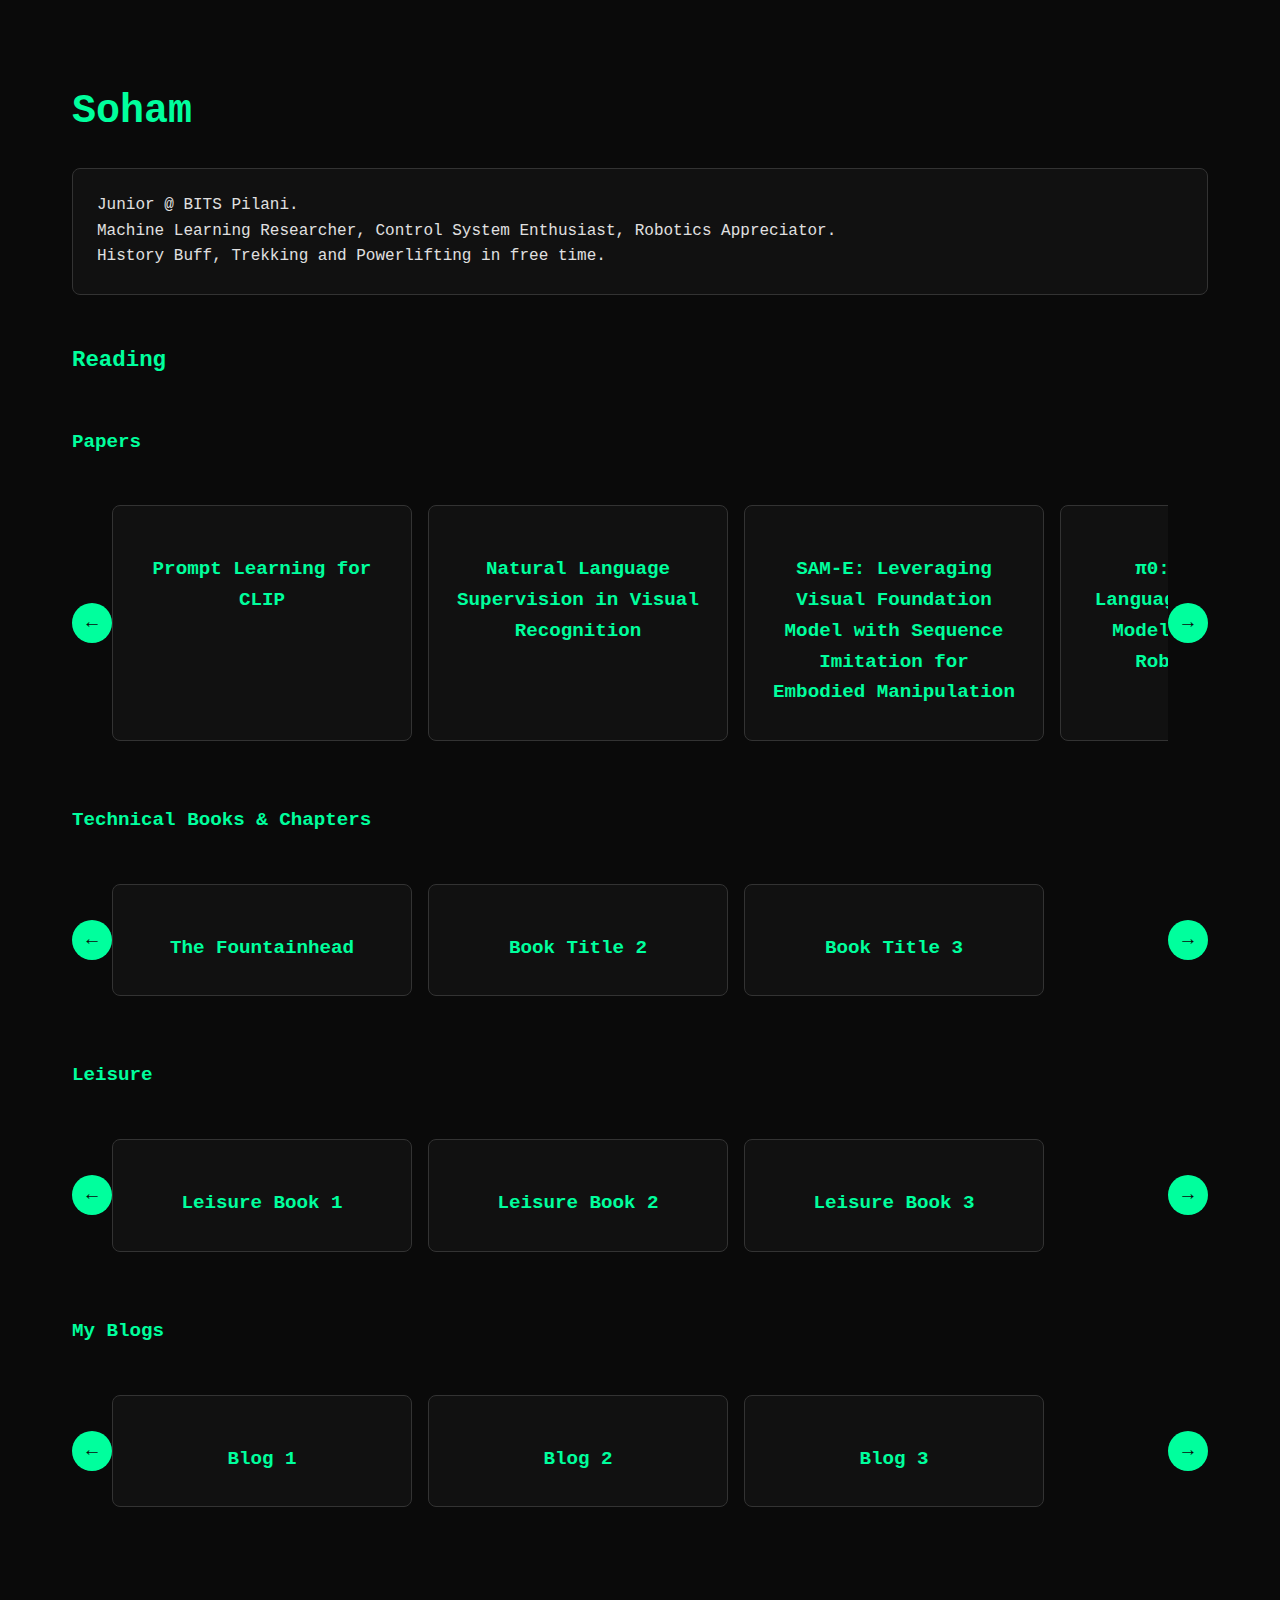
<file: index.html>
<!DOCTYPE html>
<html lang="en">
<head>
    <meta charset="UTF-8">
    <meta name="viewport" content="width=device-width, initial-scale=1.0">
    <title>Soham - Personal Website</title>
    <style>
        /* Previous styles remain the same until horizontal-cards */
        * {
            margin: 0;
            padding: 0;
            box-sizing: border-box;
            font-family: 'Courier New', monospace;
        }

        body {
            background-color: #0a0a0a;
            color: #e0e0e0;
            line-height: 1.6;
        }

        .container {
            max-width: 1200px;
            margin: 0 auto;
            padding: 2rem;
        }

        .section {
            margin: 3rem 0;
        }

        h1 {
            font-size: 2.5rem;
            margin-bottom: 1rem;
            color: #00ff9d;
        }

        h2 {
            color: #00ff9d;
            margin: 2rem 0 1rem 0;
            font-size: 1.4rem;
        }

        h3 {
            color: #00ff9d;
            margin: 1.5rem 0 0.5rem 0;
            font-size: 1.2rem;
        }

        .content-block {
            background-color: #111;
            border: 1px solid #333;
            border-radius: 8px;
            padding: 1.5rem;
            margin: 1.5rem 0;
            text-align: left;
        }

        /* Slider Styles - unified for all sections */
        .slider-container {
            position: relative;
            margin-top: 2rem;
            padding: 0 40px;
        }

        .slider {
            display: flex;
            gap: 1rem;
            overflow-x: auto;
            scroll-behavior: smooth;
            scrollbar-width: none;
            -ms-overflow-style: none;
            padding: 1rem 0;
        }

        .slider::-webkit-scrollbar {
            display: none;
        }

        .card {
            flex: 0 0 300px;
            min-width: 300px;
            background-color: #111;
            border: 1px solid #333;
            border-radius: 8px;
            padding: 1.5rem;
            text-align: center;
        }

        .card h3 a {
            color: #00ff9d;
            text-decoration: none;
        }

        .card h3 a:hover {
            text-decoration: underline;
        }

        .slider-nav-button {
            position: absolute;
            top: 50%;
            transform: translateY(-50%);
            background-color: #00ff9d;
            color: #0a0a0a;
            border: none;
            border-radius: 50%;
            width: 40px;
            height: 40px;
            cursor: pointer;
            font-size: 1.2rem;
            display: flex;
            align-items: center;
            justify-content: center;
            z-index: 10;
        }

        .slider-nav-button:hover {
            background-color: #00cc7d;
        }

        .prev-button {
            left: 0;
        }

        .next-button {
            right: 0;
        }

        @media (max-width: 768px) {
            h1 {
                font-size: 2rem;
            }

            .card {
                min-width: 260px;
            }

            .slider {
                scroll-snap-type: x mandatory;
            }

            .slider .card {
                scroll-snap-align: center;
            }
        }
    </style>
</head>
<body>
    <div class="container">
        <!-- Home Page Content -->
        <section class="section">
            <h1>Soham</h1>
            <div class="content-block">
                <p>
                    Junior @ BITS Pilani.<br>
                    Machine Learning Researcher, Control System Enthusiast, Robotics Appreciator.<br>
                    History Buff, Trekking and Powerlifting in free time.<br>
                </p>
            </div>
        </section>

        <!-- Reading Section -->
        <section class="section" id="reading">
            <h2>Reading</h2>
            
            <!-- Papers Section -->
            <div class="section" id="papers">
                <h3>Papers</h3>
                <div class="slider-container">
                    <button class="slider-nav-button prev-button">←</button>
                    <div class="slider" id="papers-slider">
                        <!-- Papers will be loaded here -->
                    </div>
                    <button class="slider-nav-button next-button">→</button>
                </div>
            </div>

            <!-- Technical Books Section -->
            <div class="section" id="technical-books">
                <h3>Technical Books & Chapters</h3>
                <div class="slider-container">
                    <button class="slider-nav-button prev-button">←</button>
                    <div class="slider" id="books-slider">
                        <!-- Books will be loaded here -->
                    </div>
                    <button class="slider-nav-button next-button">→</button>
                </div>
            </div>

            <!-- Leisure Section -->
            <div class="section" id="leisure">
                <h3>Leisure</h3>
                <div class="slider-container">
                    <button class="slider-nav-button prev-button">←</button>
                    <div class="slider" id="leisure-slider">
                        <!-- Leisure items will be loaded here -->
                    </div>
                    <button class="slider-nav-button next-button">→</button>
                </div>
            </div>

            <!-- Blogs Section -->
            <div class="section" id="blogs">
                <h3>My Blogs</h3>
                <div class="slider-container">
                    <button class="slider-nav-button prev-button">←</button>
                    <div class="slider" id="blogs-slider">
                        <!-- Blogs will be loaded here -->
                    </div>
                    <button class="slider-nav-button next-button">→</button>
                </div>
            </div>
        </section>
    </div>

    <script>
        // Data for all sections
        const data = {
            papers: [
            {
                    title: "Prompt Learning for CLIP",
                    link: "papers/paper_4.html",
                },
                {
                    title: "Natural Language Supervision in Visual Recognition",
                    link: "papers/paper_5.html",
                },
                {
                    title: "SAM-E: Leveraging Visual Foundation Model with Sequence Imitation for Embodied Manipulation",
                    link: "papers/paper_1.html",
                },
                {
                    title: "π0: A Vision-Language-Action Flow Model for General Robot Control",
                    link: "papers/paper_2.html",
                },
                {
                    title: "PaliGemma: A versatile 3B VLM for transfer",
                    link: "papers/paper_3.html",
                },

            ],
            books: [
                {
                    title: "The Fountainhead",
                    link: "book-link",
                },
                {
                    title: "Book Title 2",
                    link: "book-link",
                },
                {
                    title: "Book Title 3",
                    link: "book-link",
                }
            ],
            leisure: [
                {
                    title: "Leisure Book 1",
                    link: "book-link",
                },
                {
                    title: "Leisure Book 2",
                    link: "book-link",
                },
                {
                    title: "Leisure Book 3",
                    link: "book-link",
                }
            ],
            blogs: [
                {
                    title: "Blog 1",
                    link: "blogs/blog_1.html",
                },
                {
                    title: "Blog 2",
                    link: "blog-link",
                },
                {
                    title: "Blog 3",
                    link: "blog-link",
                }
            ]
        };

        // Function to load items into a slider
        function loadItems(items, sliderId) {
            const slider = document.getElementById(sliderId);
            
            items.forEach(item => {
                const card = document.createElement('div');
                card.className = 'card';
                card.innerHTML = `
                    <h3><a href="${item.link}">${item.title}</a></h3>
                `;
                slider.appendChild(card);
            });
        }

        // Function to initialize slider navigation
        function initializeSliderNav(container) {
            const slider = container.querySelector('.slider');
            const prevButton = container.querySelector('.prev-button');
            const nextButton = container.querySelector('.next-button');
            const scrollAmount = 320; // Card width + gap

            prevButton.addEventListener('click', () => {
                slider.scrollBy({
                    left: -scrollAmount,
                    behavior: 'smooth'
                });
            });

            nextButton.addEventListener('click', () => {
                slider.scrollBy({
                    left: scrollAmount,
                    behavior: 'smooth'
                });
            });
        }

        // Initialize all sliders when the page loads
        document.addEventListener('DOMContentLoaded', () => {
            // Load content for each section
            loadItems(data.papers, 'papers-slider');
            loadItems(data.books, 'books-slider');
            loadItems(data.leisure, 'leisure-slider');
            loadItems(data.blogs, 'blogs-slider');

            // Initialize navigation for all sliders
            document.querySelectorAll('.slider-container').forEach(container => {
                initializeSliderNav(container);
            });
        });
    </script>
</body>
</html>
</file>
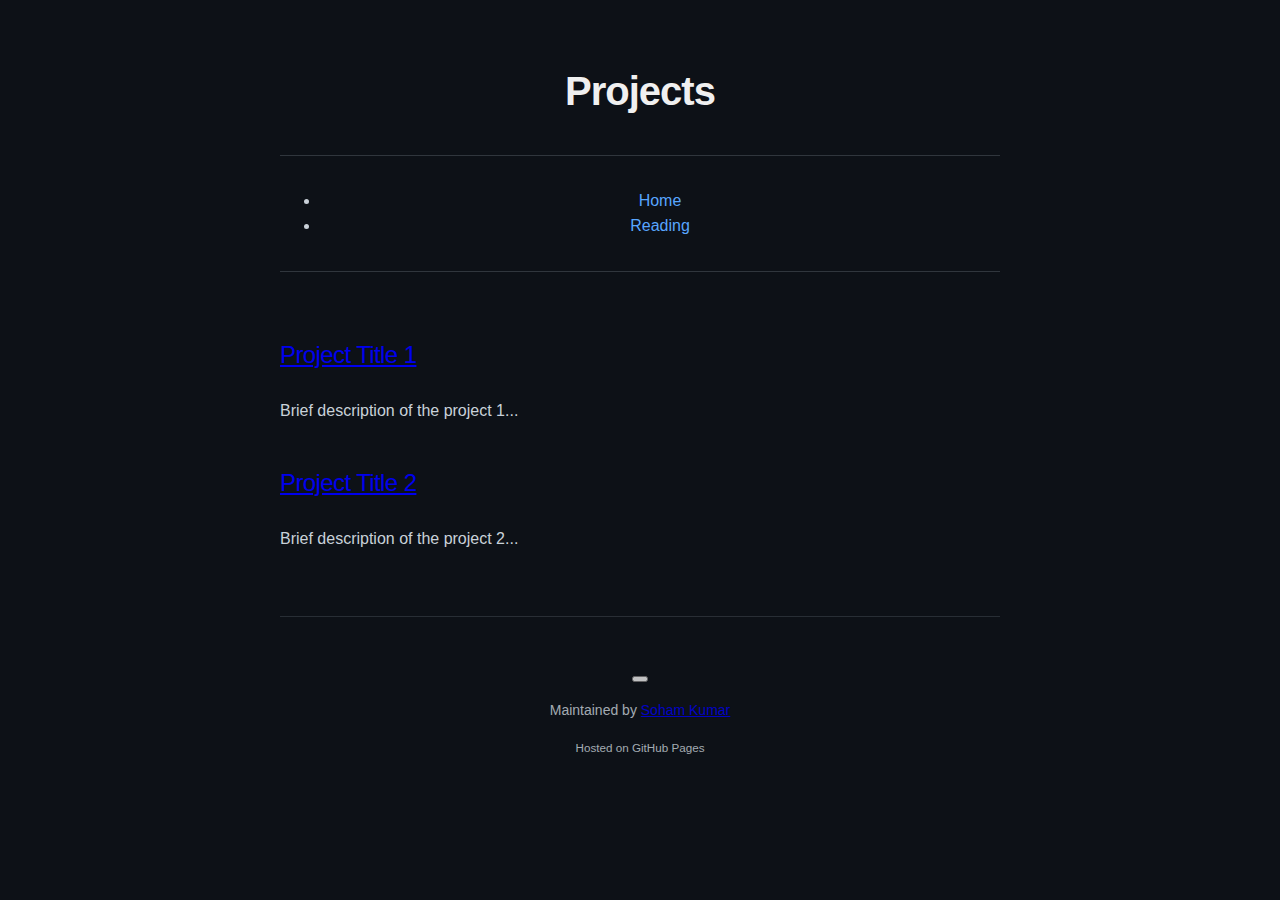
<file: projects.html>
<!DOCTYPE html>
<html lang="en">

<head>
    <meta charset="UTF-8">
    <meta name="viewport" content="width=device-width, initial-scale=1.0">
    <title>Projects - Soham</title>
    <link rel="stylesheet" href="styles/main.css">
    <link rel="stylesheet" href="https://fonts.googleapis.com/css2?family=Material+Symbols+Sharp:opsz,wght,FILL,GRAD@48,400,1,0" />
    <script src="scripts/theme.js"></script>
</head>

<body>
    <div class="wrapper">
        <header>
            <h1>Projects</h1>
             <nav>
                <ul>
                    <li><a href="index.html">Home</a></li>
                    <li><a href="reading.html">Reading</a></li>
                </ul>
            </nav>
        </header>

        <section>
            <div class="section">
                <h2><a href="#">Project Title 1</a></h2>
                <p>Brief description of the project 1...</p>
            </div>

            <div class="section">
                <h2><a href="#">Project Title 2</a></h2>
                <p>Brief description of the project 2...</p>
            </div>

            <!-- Repeat for more projects -->
        </section>

        <footer>
            <p><button class="material-symbols-sharp" id="theme-toggle" title="Toggle dark mode"
                    onclick="toggleDarkMode()"></button></p>
            <p>Maintained by <a href="https://github.com/your-github-username">Soham Kumar</a></p>
            <p><small>Hosted on GitHub Pages</small></p>
        </footer>
    </div>
     <script src="scripts/scale.fix.js"></script>
     <script>
        // Set initial theme based on system preference or local storage
        if (window.matchMedia && window.matchMedia('(prefers-color-scheme: dark)').matches && !isDarkMode()) {
            toggleDarkMode(); // Enable dark mode if system prefers dark and not already set
        } else if (isDarkMode()) {
            document.documentElement.classList.add('theme-dark'); // Ensure dark mode is applied if stored in local storage
        }
        updateThemeButtonIcon(); // Set initial icon
    </script>
</body>

</html>
</file>
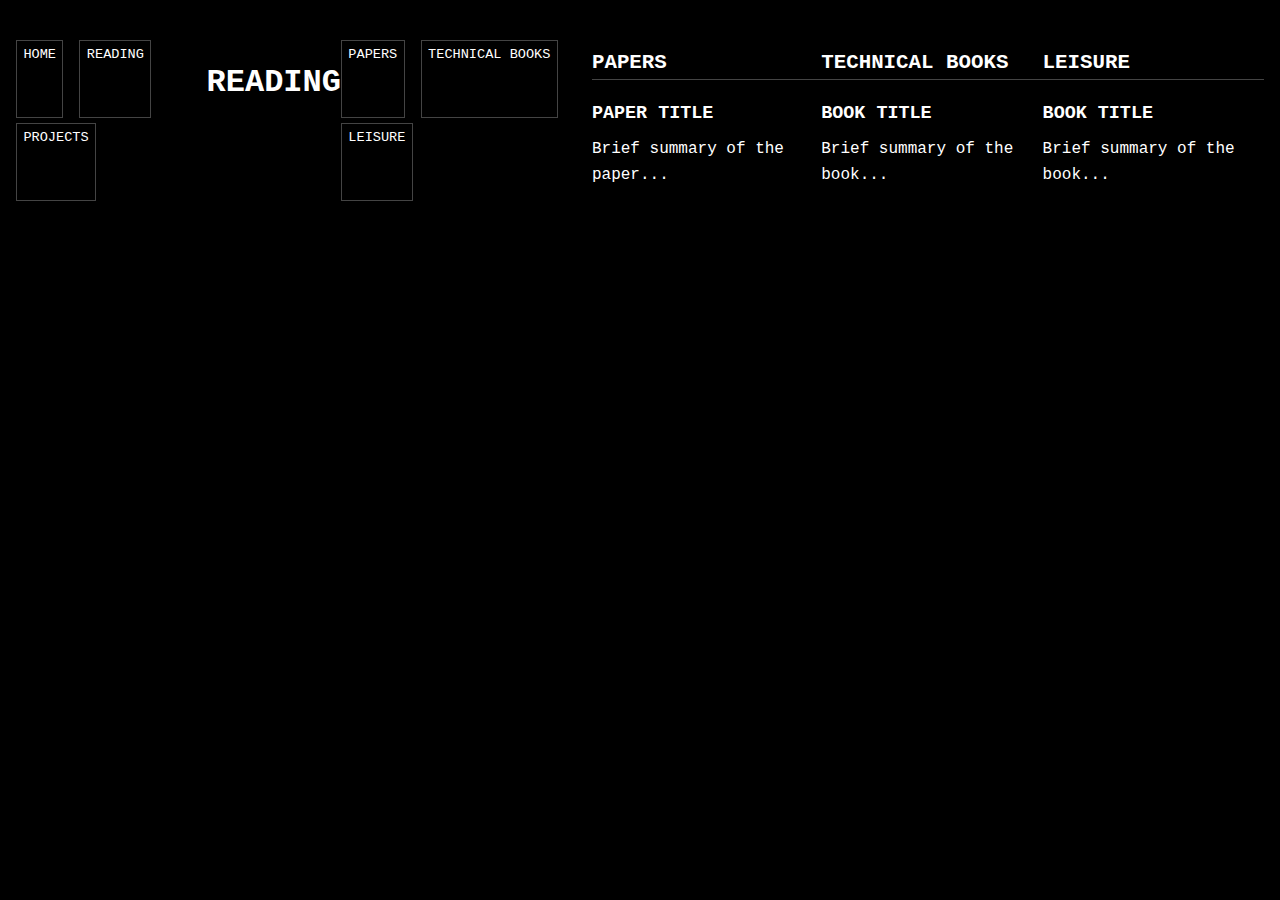
<file: reading.html>
<!DOCTYPE html>
<html lang="en">
<head>
    <meta charset="UTF-8">
    <meta name="viewport" content="width=device-width, initial-scale=1.0">
    <title>Reading - Your Name</title>
    <link rel="stylesheet" href="style.css">
</head>
<body>
    <nav>
        <a href="index.html">Home</a>
        <a href="reading.html">Reading</a>
        <a href="projects.html">Projects</a>
    </nav>

    <h1>Reading</h1>
    <nav>
        <a href="#papers">Papers</a>
        <a href="#technical-books">Technical Books</a>
        <a href="#leisure">Leisure</a>
    </nav>

    <div id="papers" class="section">
        <h2>Papers</h2>
        <h3><a href="paper-link">Paper Title</a></h3>
        <p>Brief summary of the paper...</p>
        <!-- Repeat for more papers -->
    </div>

    <div id="technical-books" class="section">
        <h2>Technical Books</h2>
        <h3><a href="book-link">Book Title</a></h3>
        <p>Brief summary of the book...</p>
        <!-- Repeat for more books -->
    </div>

    <div id="leisure" class="section">
        <h2>Leisure</h2>
        <h3><a href="book-link">Book Title</a></h3>
        <p>Brief summary of the book...</p>
        <!-- Repeat for more books -->
    </div>
</body>
</html>
</file>
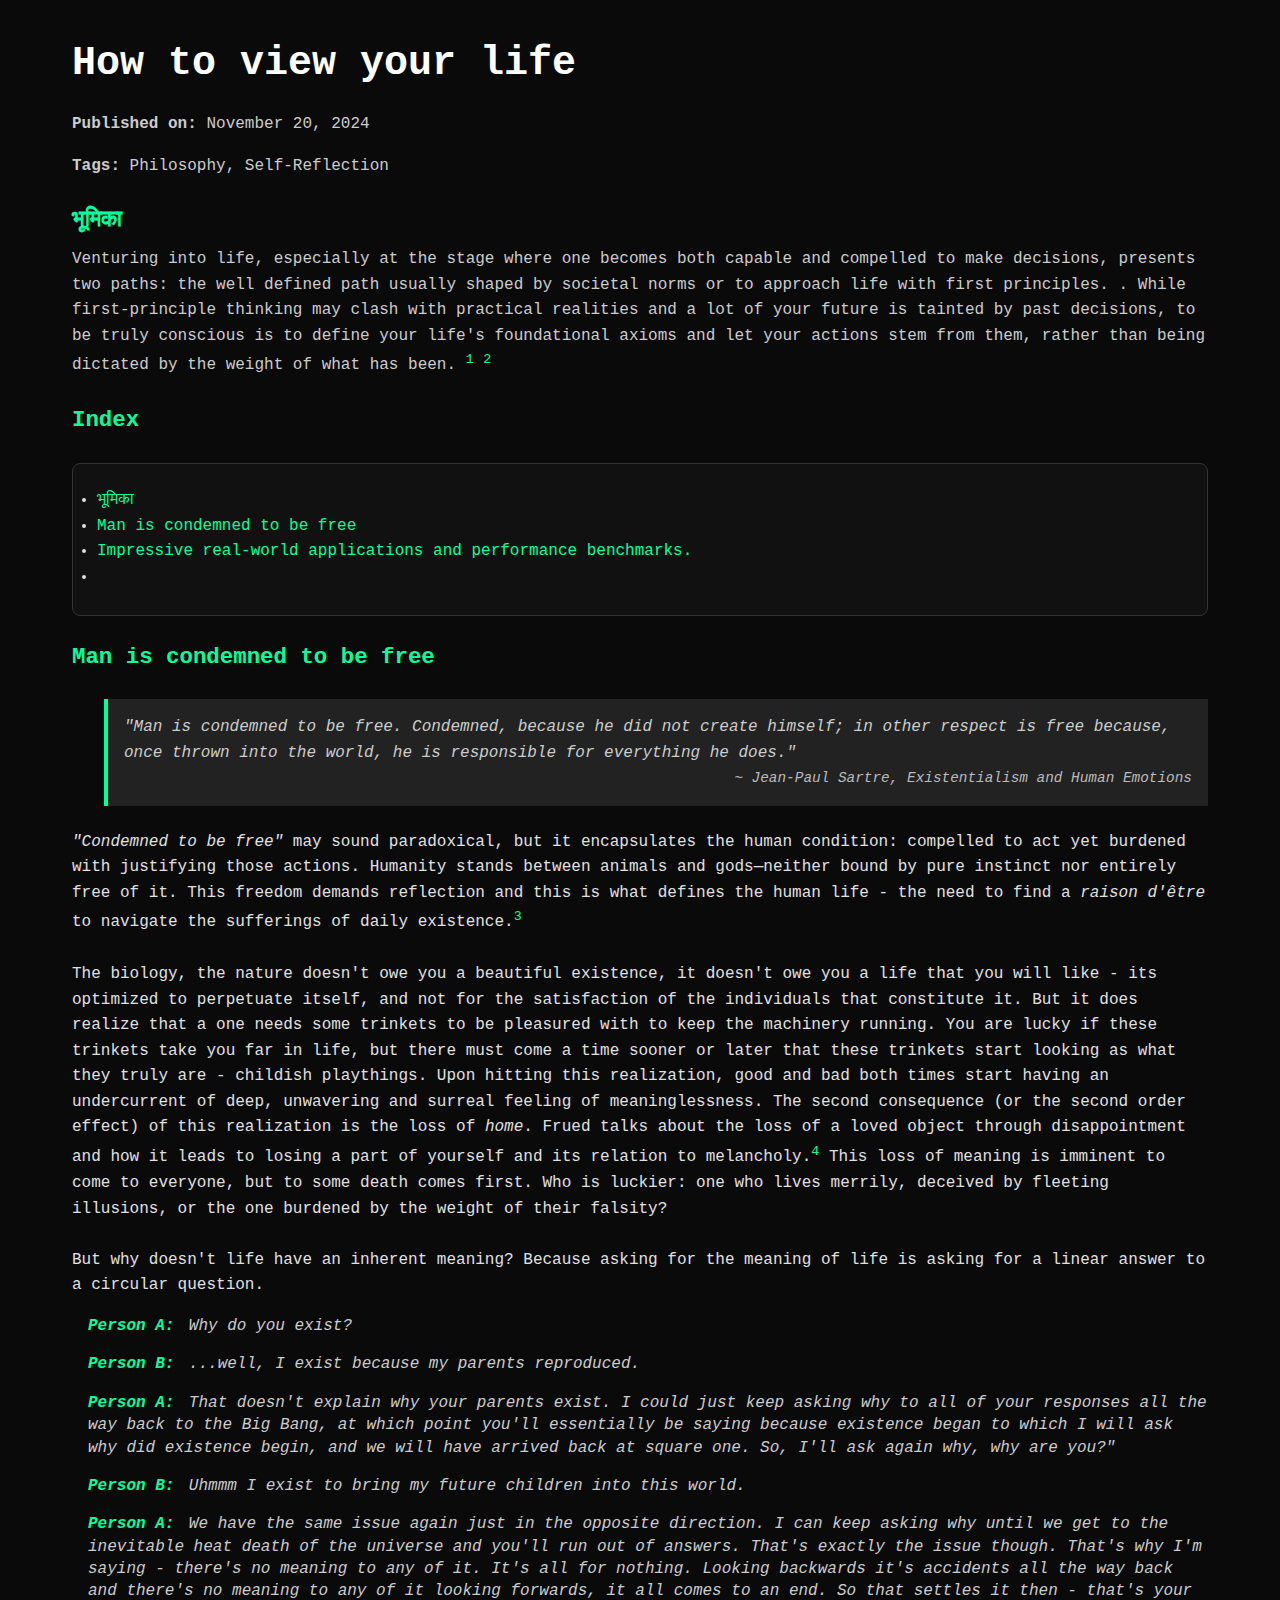
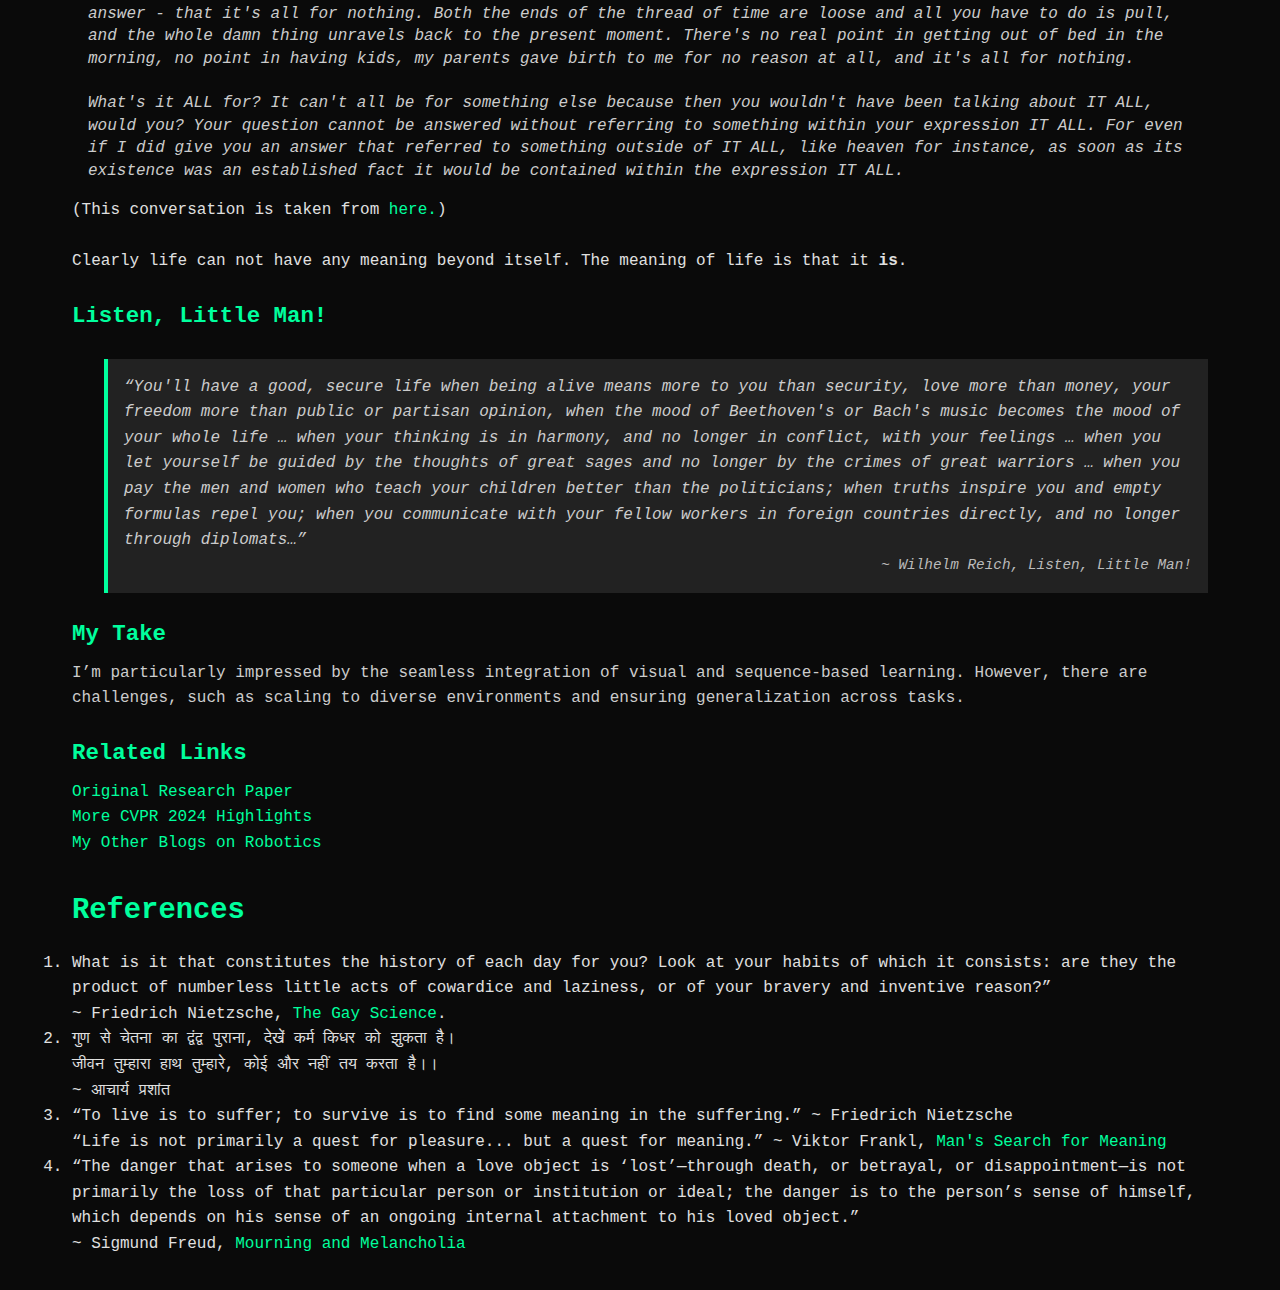
<file: blogs/blog_1.html>
<!DOCTYPE html>
<html lang="en">
<head>
    <meta charset="UTF-8">
    <meta name="viewport" content="width=device-width, initial-scale=1.0">
    <title>Blog Post - Soham</title>
    <style>
        * {
            margin: 0;
            padding: 0;
            box-sizing: border-box;
            font-family: 'Courier New', monospace;
        }

        body {
            background-color: #0a0a0a;
            color: #e0e0e0;
            line-height: 1.6;
        }

        .container {
            max-width: 1200px;
            margin: 0 auto;
            padding: 2rem;
        }

        h1, h2, h3 {
            color: #00ff9d;
        }

        h1 {
            font-size: 2.5rem;
            margin-bottom: 1rem;
        }

        h2 {
            font-size: 1.8rem;
            margin-top: 2rem;
            margin-bottom: 1rem;
        }

        h3 {
            font-size: 1.4rem;
            margin-top: 1.5rem;
            margin-bottom: 0.5rem;
        }

        p {
            margin-bottom: 1rem;
            color: #ccc;
        }

        .content-block {
            background-color: #111;
            border: 1px solid #333;
            border-radius: 8px;
            padding: 1.5rem;
            margin: 1.5rem 0;
        }

        a {
            color: #00ff9d;
            text-decoration: none;
        }

        a:hover {
            text-decoration: underline;
        }

        blockquote {
            background-color: #222;
            border-left: 4px solid #00ff9d;
            padding: 1rem;
            margin: 1.5rem 0;
            font-style: italic;
            color: #ccc;
            margin-left: 2rem; /* Add left margin for indentation */
        }

        blockquote footer {
            text-align: right;
            font-size: 0.9rem;
            color: #bbb;
        }

        .dialogue-block {
            padding-left: 1rem;
            margin: 1rem 0;
            /* border-left: 2px solid #00ff9d; */
            color: #ccc;
            font-style: italic;
            line-height: 1.4;
        }

        .dialogue-speaker {
            font-weight: bold;
            color: #00ff9d;
            display: inline;
            margin-right: 0.3rem;
        }


        @media (max-width: 768px) {
            h1 {
                font-size: 2rem;
            }
        }
    </style>
</head>
<body>
    <div class="container">
        <!-- Blog Title -->
        <section>
            <h1><span style="color: #fff;">How to view your life</span></h1>
            <!-- <p><strong>Author:</strong> Soham</p> -->
            <p><strong>Published on:</strong> November 20, 2024</p>
            <p><strong>Tags:</strong> Philosophy, Self-Reflection</p>
        </section>

        <!-- Introduction -->
        <section id="introduction">
            <h3>भूमिका</h3>
            <p>
                Venturing into life, especially at the stage where one becomes both capable and compelled to make decisions, presents two paths: the well defined
                path usually shaped by societal norms or to approach life with first principles. . While first-principle thinking may clash with practical realities
                and a lot of your future is tainted by past decisions, to be truly conscious is to define your life's foundational axioms and let your actions stem
                from them, rather than being dictated by the weight of what has been. <sup><a href="#ref1">1</a></sup> <sup><a href="#ref2">2</a></sup>
            </p>
        </section>

        <!-- Index -->
        <section>
            <h3>Index</h3>
            <div class="content-block">
                <ul>
                    <li><a href="#introduction">भूमिका</a></li>
                    <li><a href="#para-1">Man is condemned to be free</a></li>
                    <li><a href="#real-world-impacts">Impressive real-world applications and performance benchmarks.</a></li>
                    <li><a href="#references"></a></li>
                </ul>
            </div>
        </section>
        

        <!-- Paragraph 1 -->
        <section id="para-1">
            <h3>Man is condemned to be free</h3>
            <p>
                <blockquote>
                    "Man is condemned to be free. Condemned, because he did not create himself; in other respect is free because, once thrown into the world, he is responsible for everything he does." 
                    <footer>~  Jean-Paul Sartre, Existentialism and Human Emotions</footer>
                </blockquote>

                <i>"Condemned to be free"</i> may sound paradoxical, but it encapsulates the human condition: compelled to act yet burdened with justifying those actions.
                Humanity stands between animals and gods—neither bound by pure instinct nor entirely free of it. This freedom demands reflection and this is what defines the
                human life - the need to find a <i>raison d'être</i> to navigate the sufferings of daily existence.<sup><a href="#ref3">3</a></sup></br></br>

                The biology, the nature doesn't owe you a beautiful existence, it doesn't owe you a life that you will like - its optimized to perpetuate itself, and not for the
                satisfaction of the individuals that constitute it. But it does realize that a one needs some trinkets to be pleasured with to keep the machinery running. You are lucky
                if these trinkets take you far in life, but there must come a time sooner or later that these trinkets start looking as what they truly are - childish playthings. Upon
                hitting this realization, good and bad both times start having an undercurrent of deep, unwavering and surreal feeling of meaninglessness. The second consequence (or the
                second order effect) of this realization is the loss of <i>home</i>. Frued talks about the loss of a loved object through disappointment and how it leads to losing a part
                of yourself and its relation to melancholy.<sup><a href="#ref4">4</a></sup> This loss of meaning is imminent to come to everyone, but to some death comes first. Who is luckier:
                one who lives merrily, deceived by fleeting illusions, or the one burdened by the weight of their falsity?</br></br>

                But why doesn't life have an inherent meaning? Because asking for the meaning of life is asking for a linear answer to a circular question.</br>

            </p>
                <!-- Dialogue Block -->
                <div class="dialogue-block">
                    <p><span class="dialogue-speaker">Person A:</span> Why do you exist?</p>
                    <p><span class="dialogue-speaker">Person B:</span> ...well, I exist because my parents reproduced.</p>
                    <p><span class="dialogue-speaker">Person A:</span> That doesn't explain why your parents exist. I could just keep asking why to all of your responses all the way back to the Big Bang,
                        at which point you'll essentially be saying because existence began to which I will ask why did existence begin, and we will have arrived back at square one. So, I'll ask again why,
                        why are you?"</p>
                    <p><span class="dialogue-speaker">Person B:</span> Uhmmm I exist to bring my future children into this world.</p>
                    <p><span class="dialogue-speaker">Person A:</span> We have the same issue again just in the opposite direction. I can keep asking why until we get to the inevitable heat death of the universe
                        and you'll run out of answers. That's exactly the issue though. That's why I'm saying - there's no meaning to any of it. It's all for nothing. Looking backwards it's accidents all the way back and
                        there's no meaning to any of it looking forwards, it all comes to an end. So that settles it then - that's your answer - that it's all for nothing. Both the ends of the thread
                        of time are loose and all you have to do is pull, and the whole damn thing unravels back to the present moment. There's no real point in getting out of bed in the morning,
                        no point in having kids, my parents gave birth to me for no reason at all, and it's all for nothing.</br></br>
                        What's it <i>ALL</i> for? It can't all be for something else because then you wouldn't have been talking about IT ALL, would you? Your question cannot be answered without referring to
                        something within your expression IT ALL. For even if I did give you an answer that referred to something outside of IT ALL, like heaven for instance, as soon as its existence was an
                        established fact it would be contained within the expression IT ALL.</p>
                </div>
            (This conversation is taken from <a href="https://youtu.be/UGwLUcqBzd8?si=6cJG0BEILTaL6AkY" target="_blank">here.</a>)<br><br>

            Clearly life can not have any meaning beyond itself. The meaning of life is that it <b>is</b>. 
        </section>


        <!-- Paragraph 2 -->
        <section>
            <h3>Listen, Little Man!</h3>
            <p>
                <blockquote>
                    “You'll have a good, secure life when being alive means more to you than security, love more than money, your freedom more than public or partisan opinion, when the mood of Beethoven's or
                    Bach's music becomes the mood of your whole life … when your thinking is in harmony, and no longer in conflict, with your feelings … when you let yourself be guided by the thoughts of great
                    sages and no longer by the crimes of great warriors … when you pay the men and women who teach your children better than the politicians; when truths inspire you and empty formulas repel you;
                    when you communicate with your fellow workers in foreign countries directly, and no longer through diplomats…” 
                    <footer>~  Wilhelm Reich, Listen, Little Man!</footer>
                </blockquote>
                
            </p>
        </section>

        <!-- My Take -->
        <section>
            <h3>My Take</h3>
            <p>
                I’m particularly impressed by the seamless integration of visual and sequence-based learning. 
                However, there are challenges, such as scaling to diverse environments and ensuring generalization across tasks.
            </p>
        </section>

        <!-- Related Readings -->
        <section>
            <h3>Related Links</h3>
            <p>
                <a href="papers_pdf/SAM-E.pdf">Original Research Paper</a><br>
                <a href="#">More CVPR 2024 Highlights</a><br>
                <a href="#">My Other Blogs on Robotics</a>
            </p>
        </section>

        <section id="references">
            <h2>References</h2>
            <ol>
                <li id="ref1">
                    What is it that constitutes the history of each day for you? Look at your habits of which it consists: are they the product of numberless little acts of cowardice
                    and laziness, or of your bravery and inventive reason?” </br> ~ Friedrich Nietzsche, 
                    <a href="http://nietzsche.holtof.com/reader/friedrich-nietzsche/the-gay-science/aphorism-308-quote_c1773d196.html" target="_blank">The Gay Science</a>.
                </li>
                <li id="ref2">
                    गुण से चेतना का द्वंद्व पुराना, देखें कर्म किधर को झुकता है। </br>
                    जीवन तुम्हारा हाथ तुम्हारे, कोई और नहीं तय करता है।। </br>
                    ~ आचार्य प्रशांत
                </li>
                <li id="ref3">
                    “To live is to suffer; to survive is to find some meaning in the suffering.” ~ Friedrich Nietzsche</br>
                    “Life is not primarily a quest for pleasure... but a quest for meaning.” ~ Viktor Frankl, <a href="https://en.wikipedia.org/wiki/Man%27s_Search_for_Meaning" target="_blank"> Man's Search for Meaning</a>
                </li>
                <li id="ref4">
                    “The danger that arises to someone when a love object is ‘lost’—through death, or betrayal, or disappointment—is not primarily the loss of that particular person or institution or ideal; the danger is to the person’s sense of himself, which depends on his sense of an ongoing internal attachment to his loved object.”</br>
                    ~ Sigmund Freud, <a href="https://www.sas.upenn.edu/~cavitch/pdf-library/Freud_MourningAndMelancholia.pdf" target="_blank"> Mourning and Melancholia </a>
                </li>
                
            </ol>
        </section>
        
    </div>

    
    
</body>
</html>

















<!-- 
broad outline
1. introduction
2. explaining how meaninglessness comes and justifying life is inherently meaningless
3. life as a mission to evade pettiness
    pettiness - dancing to the trinkets + wilhelm reich on pettiness
    evasion of pettiness - makes one embrace the freedom
    dvandva nhi jinke jeevan me, vo bade abhage honge
    
4. life as a misison to create

5. the two things beautiful in life - the embodiments of order and chaos -->
</file>
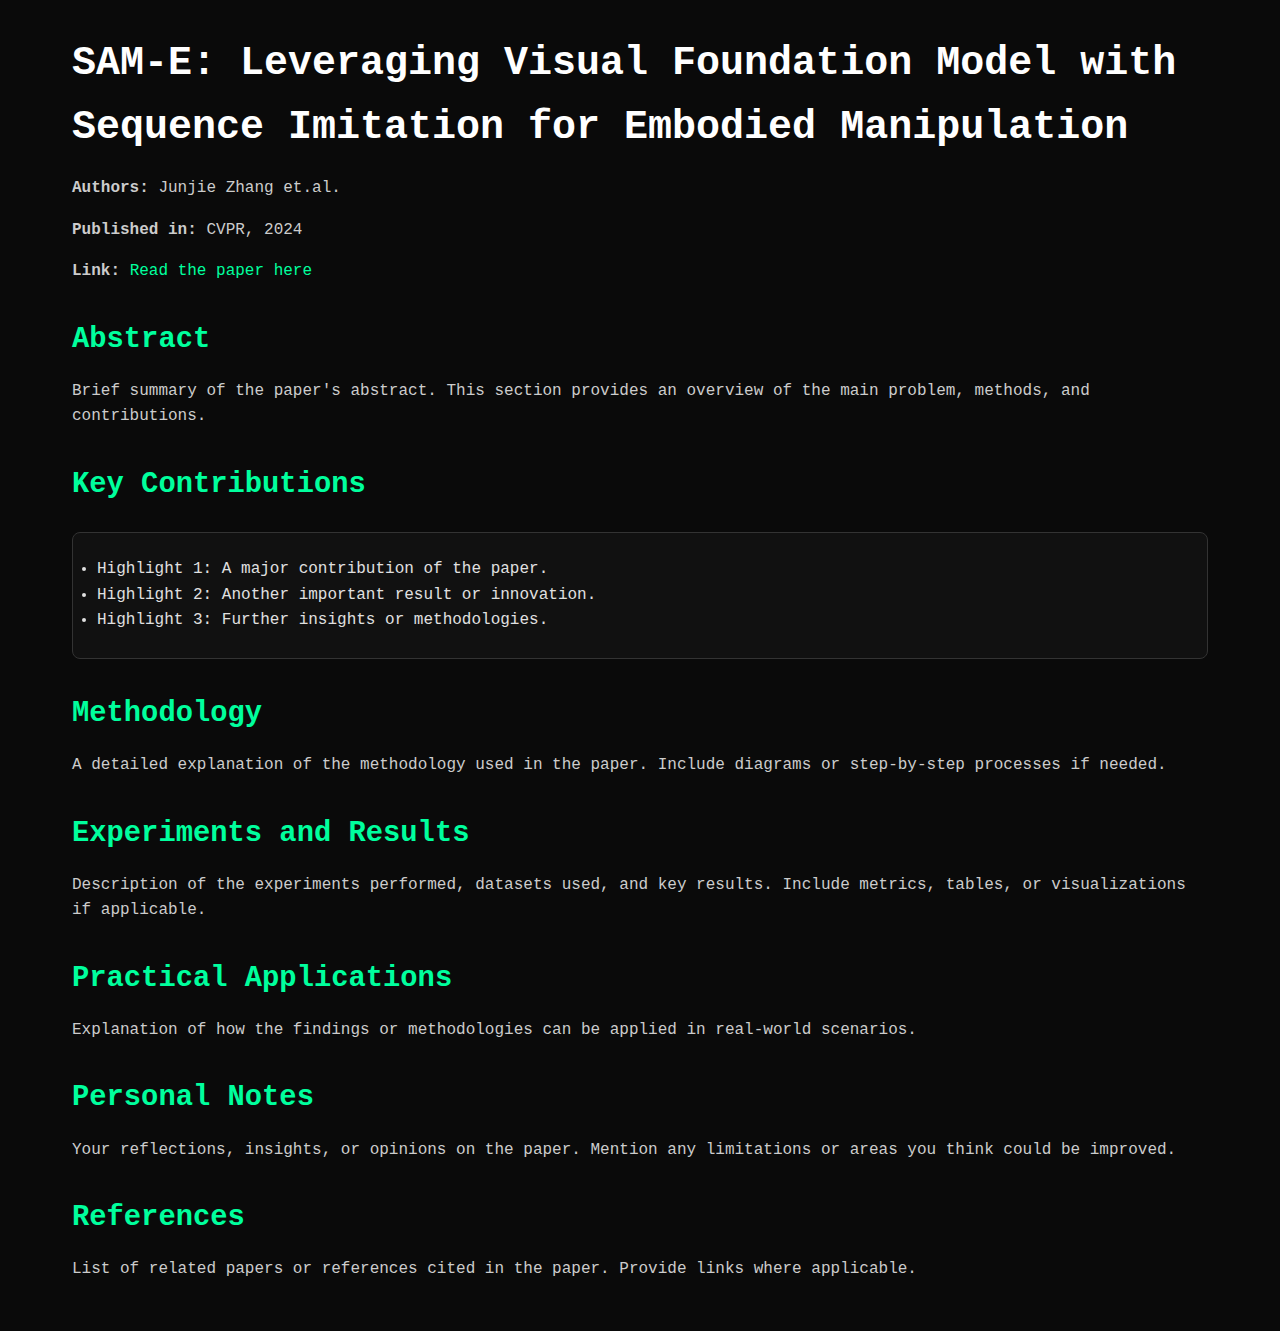
<file: papers/paper_1.html>
<!DOCTYPE html>
<html lang="en">
<head>
    <meta charset="UTF-8">
    <meta name="viewport" content="width=device-width, initial-scale=1.0">
    <title> Paper Summary - Soham</title>
    <style>
        * {
            margin: 0;
            padding: 0;
            box-sizing: border-box;
            font-family: 'Courier New', monospace;
        }

        body {
            background-color: #0a0a0a;
            color: #e0e0e0;
            line-height: 1.6;
        }

        .container {
            max-width: 1200px;
            margin: 0 auto;
            padding: 2rem;
        }

        h1, h2, h3 {
            color: #00ff9d;
        }

        h1 {
            font-size: 2.5rem;
            margin-bottom: 1rem;
        }

        h2 {
            font-size: 1.8rem;
            margin-top: 2rem;
            margin-bottom: 1rem;
        }

        h3 {
            font-size: 1.4rem;
            margin-top: 1.5rem;
            margin-bottom: 0.5rem;
        }

        p {
            margin-bottom: 1rem;
            color: #ccc;
        }

        .content-block {
            background-color: #111;
            border: 1px solid #333;
            border-radius: 8px;
            padding: 1.5rem;
            margin: 1.5rem 0;
        }

        a {
            color: #00ff9d;
            text-decoration: none;
        }

        a:hover {
            text-decoration: underline;
        }

        @media (max-width: 768px) {
            h1 {
                font-size: 2rem;
            }
        }
    </style>
</head>
<body>
    <div class="container">
        <!-- Paper Title -->
        <section>
            <h1><span style="color: #fff;">SAM-E: Leveraging Visual Foundation Model with Sequence Imitation for Embodied Manipulation</span></h1>
            <p><strong>Authors:</strong> Junjie Zhang et.al.</p>
            <p><strong>Published in:</strong> CVPR, 2024</p>
            <p><strong>Link:</strong> <a href="papers_pdf/SAM-E.pdf">Read the paper here</a></p>
        </section>

        <!-- Abstract -->
        <section>
            <h2>Abstract</h2>
            <p>
                Brief summary of the paper's abstract. This section provides an overview of the main problem, methods, and contributions.
            </p>
        </section>

        <!-- Key Contributions -->
        <section>
            <h2>Key Contributions</h2>
            <div class="content-block">
                <ul>
                    <li>Highlight 1: A major contribution of the paper.</li>
                    <li>Highlight 2: Another important result or innovation.</li>
                    <li>Highlight 3: Further insights or methodologies.</li>
                </ul>
            </div>
        </section>

        <!-- Methodology -->
        <section>
            <h2>Methodology</h2>
            <p>
                A detailed explanation of the methodology used in the paper. Include diagrams or step-by-step processes if needed.
            </p>
        </section>

        <!-- Experiments and Results -->
        <section>
            <h2>Experiments and Results</h2>
            <p>
                Description of the experiments performed, datasets used, and key results. Include metrics, tables, or visualizations if applicable.
            </p>
        </section>

        <!-- Practical Applications -->
        <section>
            <h2>Practical Applications</h2>
            <p>
                Explanation of how the findings or methodologies can be applied in real-world scenarios.
            </p>
        </section>

        <!-- Personal Notes -->
        <section>
            <h2>Personal Notes</h2>
            <p>
                Your reflections, insights, or opinions on the paper. Mention any limitations or areas you think could be improved.
            </p>
        </section>

        <!-- References -->
        <section>
            <h2>References</h2>
            <p>
                List of related papers or references cited in the paper. Provide links where applicable.
            </p>
        </section>
    </div>
</body>
</html>
</file>
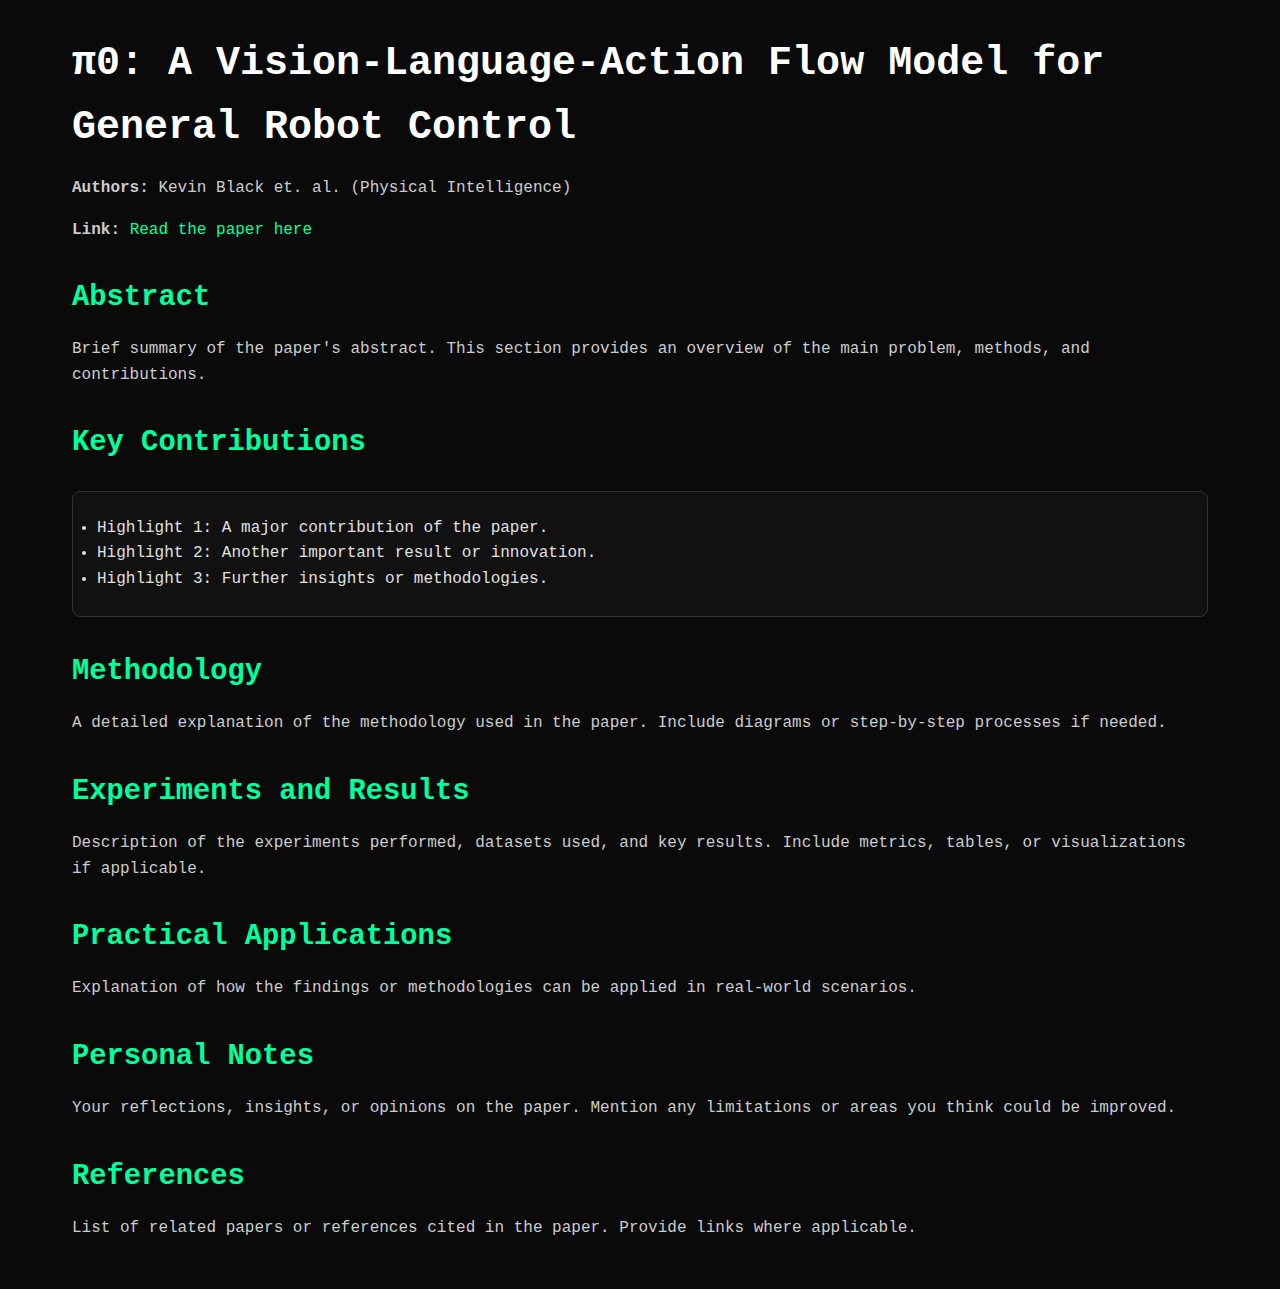
<file: papers/paper_2.html>
<!DOCTYPE html>
<html lang="en">
<head>
    <meta charset="UTF-8">
    <meta name="viewport" content="width=device-width, initial-scale=1.0">
    <title> Paper Summary - Soham</title>
    <style>
        * {
            margin: 0;
            padding: 0;
            box-sizing: border-box;
            font-family: 'Courier New', monospace;
        }

        body {
            background-color: #0a0a0a;
            color: #e0e0e0;
            line-height: 1.6;
        }

        .container {
            max-width: 1200px;
            margin: 0 auto;
            padding: 2rem;
        }

        h1, h2, h3 {
            color: #00ff9d;
        }

        h1 {
            font-size: 2.5rem;
            margin-bottom: 1rem;
        }

        h2 {
            font-size: 1.8rem;
            margin-top: 2rem;
            margin-bottom: 1rem;
        }

        h3 {
            font-size: 1.4rem;
            margin-top: 1.5rem;
            margin-bottom: 0.5rem;
        }

        p {
            margin-bottom: 1rem;
            color: #ccc;
        }

        .content-block {
            background-color: #111;
            border: 1px solid #333;
            border-radius: 8px;
            padding: 1.5rem;
            margin: 1.5rem 0;
        }

        a {
            color: #00ff9d;
            text-decoration: none;
        }

        a:hover {
            text-decoration: underline;
        }

        @media (max-width: 768px) {
            h1 {
                font-size: 2rem;
            }
        }
    </style>
</head>
<body>
    <div class="container">
        <!-- Paper Title -->
        <section>
            <h1><span style="color: #fff;">π0: A Vision-Language-Action Flow Model for General Robot Control
            </span></h1>
            <p><strong>Authors:</strong> Kevin Black et. al. (Physical Intelligence)</p>
            <!-- <p><strong>Published in:</strong> CVPR, 2024</p> -->
            <p><strong>Link:</strong> <a href="papers_pdf/pi0.pdf">Read the paper here</a></p>
        </section>

        <!-- Abstract -->
        <section>
            <h2>Abstract</h2>
            <p>
                Brief summary of the paper's abstract. This section provides an overview of the main problem, methods, and contributions.
            </p>
        </section>

        <!-- Key Contributions -->
        <section>
            <h2>Key Contributions</h2>
            <div class="content-block">
                <ul>
                    <li>Highlight 1: A major contribution of the paper.</li>
                    <li>Highlight 2: Another important result or innovation.</li>
                    <li>Highlight 3: Further insights or methodologies.</li>
                </ul>
            </div>
        </section>

        <!-- Methodology -->
        <section>
            <h2>Methodology</h2>
            <p>
                A detailed explanation of the methodology used in the paper. Include diagrams or step-by-step processes if needed.
            </p>
        </section>

        <!-- Experiments and Results -->
        <section>
            <h2>Experiments and Results</h2>
            <p>
                Description of the experiments performed, datasets used, and key results. Include metrics, tables, or visualizations if applicable.
            </p>
        </section>

        <!-- Practical Applications -->
        <section>
            <h2>Practical Applications</h2>
            <p>
                Explanation of how the findings or methodologies can be applied in real-world scenarios.
            </p>
        </section>

        <!-- Personal Notes -->
        <section>
            <h2>Personal Notes</h2>
            <p>
                Your reflections, insights, or opinions on the paper. Mention any limitations or areas you think could be improved.
            </p>
        </section>

        <!-- References -->
        <section>
            <h2>References</h2>
            <p>
                List of related papers or references cited in the paper. Provide links where applicable.
            </p>
        </section>
    </div>
</body>
</html>
</file>
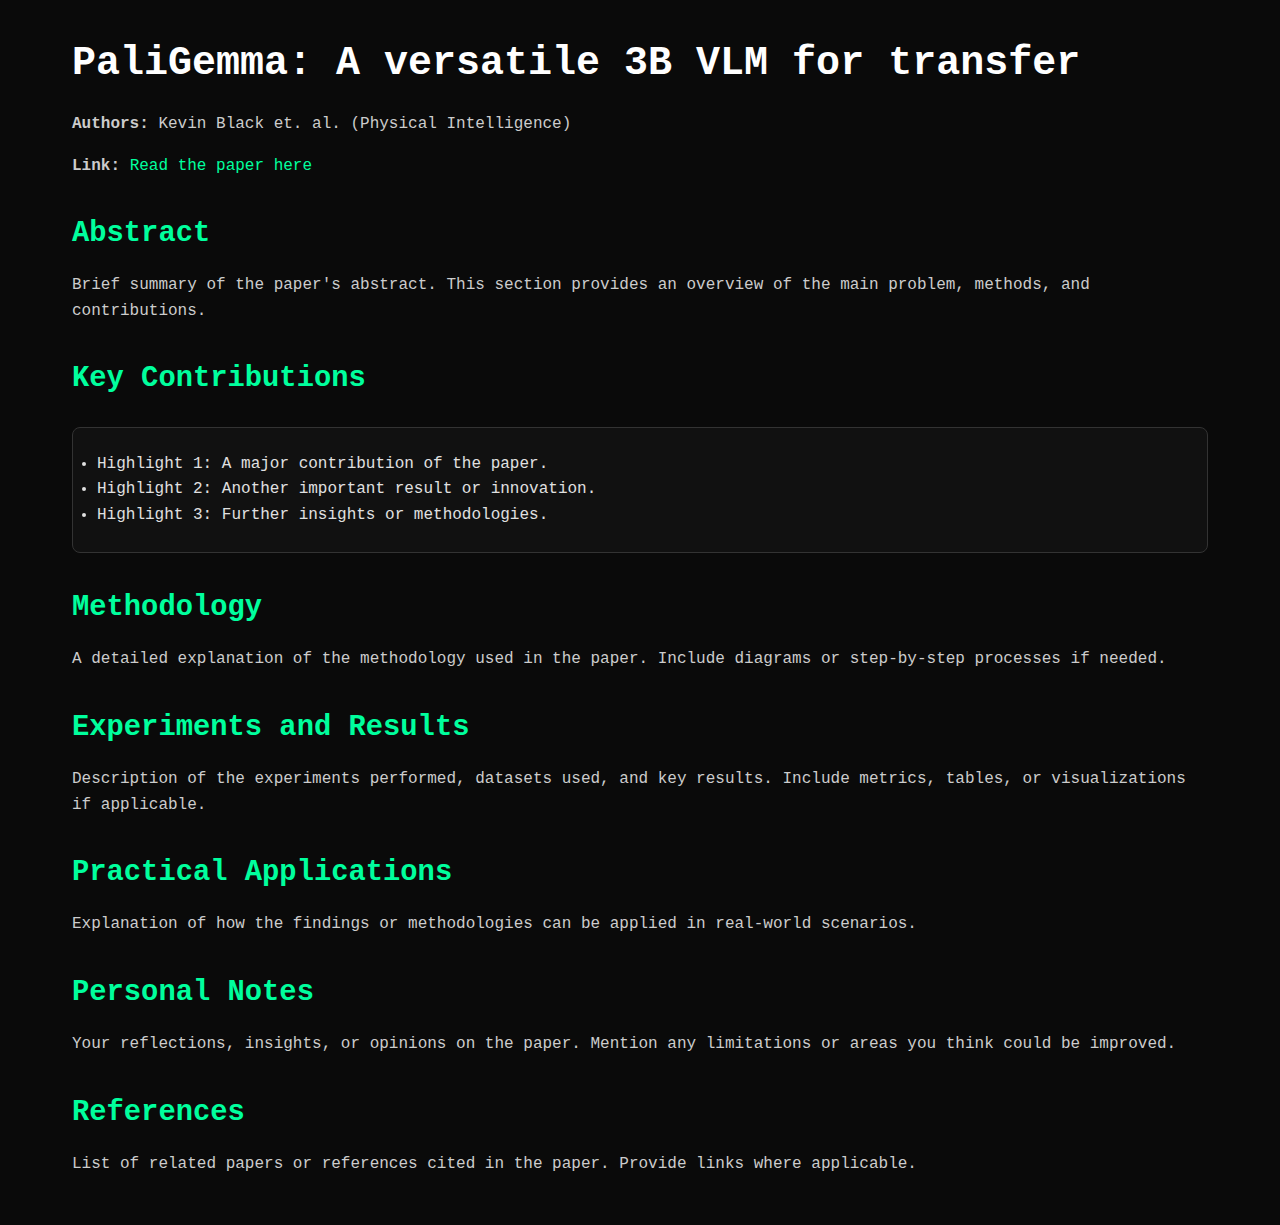
<file: papers/paper_3.html>
<!DOCTYPE html>
<html lang="en">
<head>
    <meta charset="UTF-8">
    <meta name="viewport" content="width=device-width, initial-scale=1.0">
    <title> Paper Summary - Soham</title>
    <style>
        * {
            margin: 0;
            padding: 0;
            box-sizing: border-box;
            font-family: 'Courier New', monospace;
        }

        body {
            background-color: #0a0a0a;
            color: #e0e0e0;
            line-height: 1.6;
        }

        .container {
            max-width: 1200px;
            margin: 0 auto;
            padding: 2rem;
        }

        h1, h2, h3 {
            color: #00ff9d;
        }

        h1 {
            font-size: 2.5rem;
            margin-bottom: 1rem;
        }

        h2 {
            font-size: 1.8rem;
            margin-top: 2rem;
            margin-bottom: 1rem;
        }

        h3 {
            font-size: 1.4rem;
            margin-top: 1.5rem;
            margin-bottom: 0.5rem;
        }

        p {
            margin-bottom: 1rem;
            color: #ccc;
        }

        .content-block {
            background-color: #111;
            border: 1px solid #333;
            border-radius: 8px;
            padding: 1.5rem;
            margin: 1.5rem 0;
        }

        a {
            color: #00ff9d;
            text-decoration: none;
        }

        a:hover {
            text-decoration: underline;
        }

        @media (max-width: 768px) {
            h1 {
                font-size: 2rem;
            }
        }
    </style>
</head>
<body>
    <div class="container">
        <!-- Paper Title -->
        <section>
            <h1><span style="color: #fff;">PaliGemma: A versatile 3B VLM for transfer</span></h1>
            <p><strong>Authors:</strong> Kevin Black et. al. (Physical Intelligence)</p>
            <!-- <p><strong>Published in:</strong> CVPR, 2024</p> -->
            <p><strong>Link:</strong> <a href="papers_pdf/PaliGemma.pdf">Read the paper here</a></p>
        </section>

        <!-- Abstract -->
        <section>
            <h2>Abstract</h2>
            <p>
                Brief summary of the paper's abstract. This section provides an overview of the main problem, methods, and contributions.
            </p>
        </section>

        <!-- Key Contributions -->
        <section>
            <h2>Key Contributions</h2>
            <div class="content-block">
                <ul>
                    <li>Highlight 1: A major contribution of the paper.</li>
                    <li>Highlight 2: Another important result or innovation.</li>
                    <li>Highlight 3: Further insights or methodologies.</li>
                </ul>
            </div>
        </section>

        <!-- Methodology -->
        <section>
            <h2>Methodology</h2>
            <p>
                A detailed explanation of the methodology used in the paper. Include diagrams or step-by-step processes if needed.
            </p>
        </section>

        <!-- Experiments and Results -->
        <section>
            <h2>Experiments and Results</h2>
            <p>
                Description of the experiments performed, datasets used, and key results. Include metrics, tables, or visualizations if applicable.
            </p>
        </section>

        <!-- Practical Applications -->
        <section>
            <h2>Practical Applications</h2>
            <p>
                Explanation of how the findings or methodologies can be applied in real-world scenarios.
            </p>
        </section>

        <!-- Personal Notes -->
        <section>
            <h2>Personal Notes</h2>
            <p>
                Your reflections, insights, or opinions on the paper. Mention any limitations or areas you think could be improved.
            </p>
        </section>

        <!-- References -->
        <section>
            <h2>References</h2>
            <p>
                List of related papers or references cited in the paper. Provide links where applicable.
            </p>
        </section>
    </div>
</body>
</html>
</file>
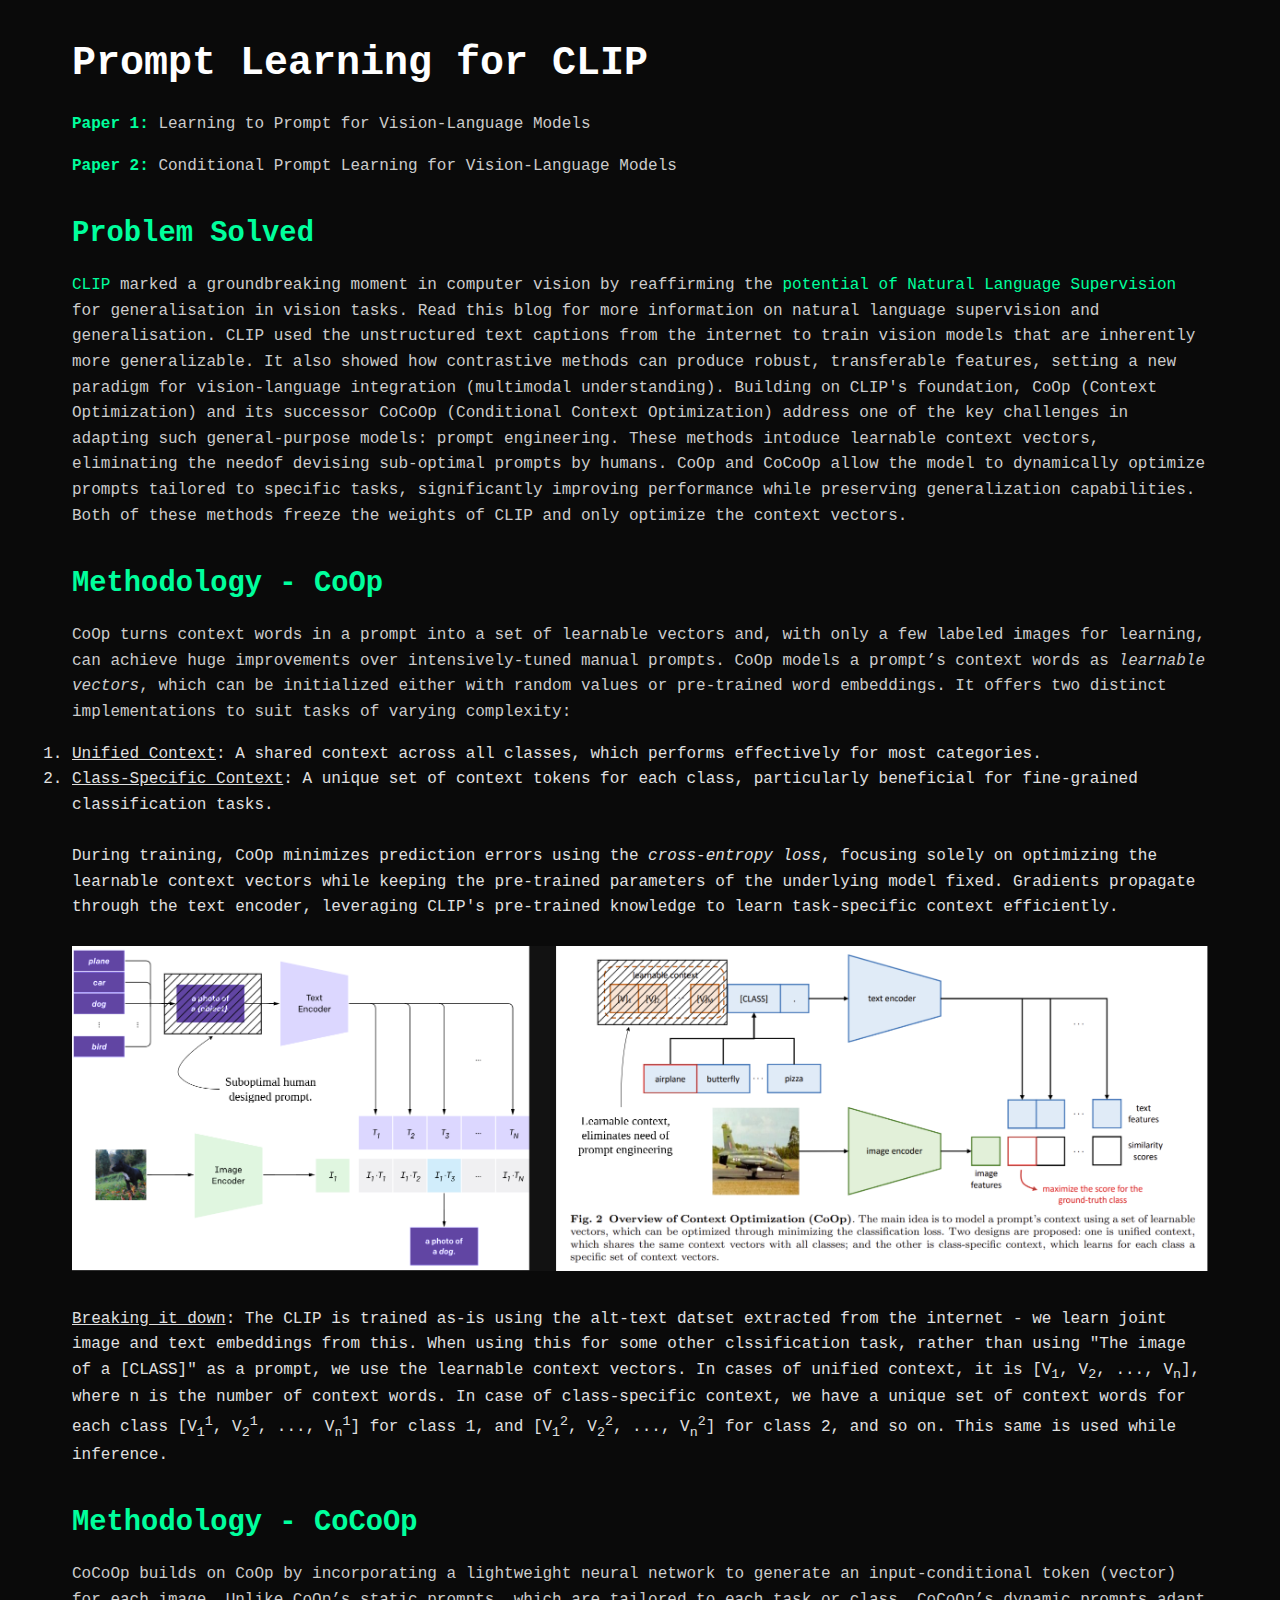
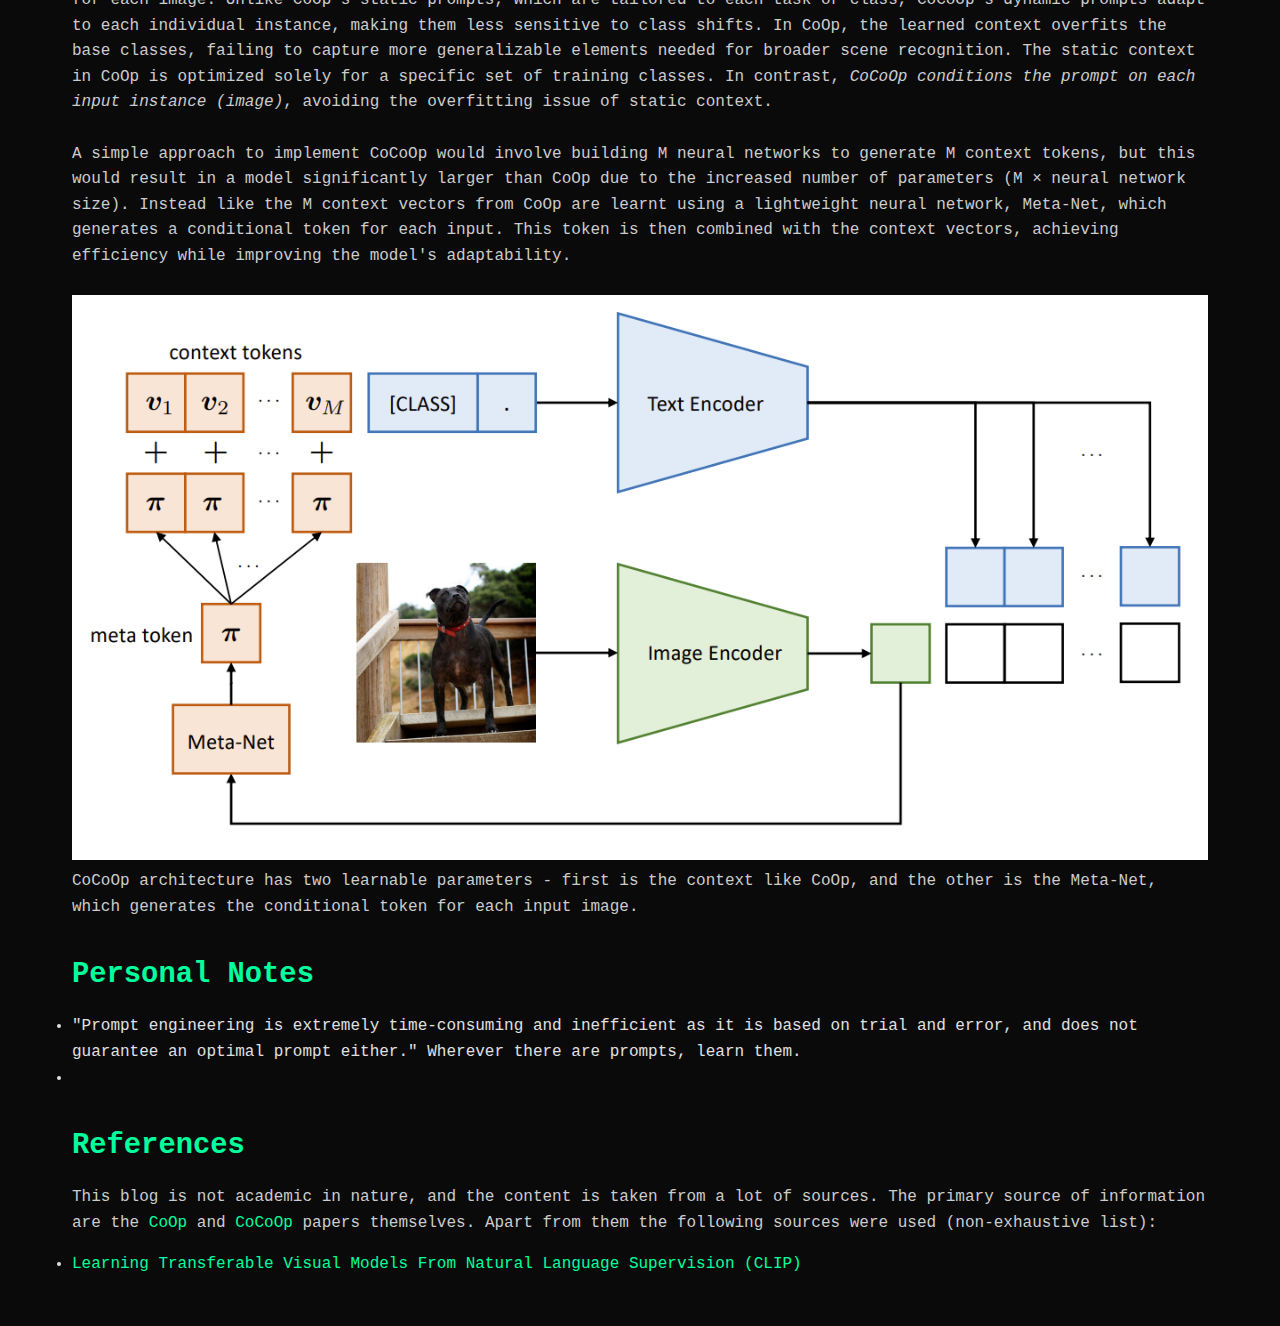
<file: papers/paper_4.html>
<!DOCTYPE html>
<html lang="en">
<head>
    <meta charset="UTF-8">
    <meta name="viewport" content="width=device-width, initial-scale=1.0">
    <title> Paper Summary - Soham</title>
    <style>
        * {
            margin: 0;
            padding: 0;
            box-sizing: border-box;
            font-family: 'Courier New', monospace;
        }

        body {
            background-color: #0a0a0a;
            color: #e0e0e0;
            line-height: 1.6;
        }

        .container {
            max-width: 1200px;
            margin: 0 auto;
            padding: 2rem;
        }

        h1, h2, h3 {
            color: #00ff9d;
        }

        h1 {
            font-size: 2.5rem;
            margin-bottom: 1rem;
        }

        h2 {
            font-size: 1.8rem;
            margin-top: 2rem;
            margin-bottom: 1rem;
        }

        h3 {
            font-size: 1.4rem;
            margin-top: 1.5rem;
            margin-bottom: 0.5rem;
        }

        p {
            margin-bottom: 1rem;
            color: #ccc;
        }

        .content-block {
            background-color: #111;
            border: 1px solid #333;
            border-radius: 8px;
            padding: 1.5rem;
            margin: 1.5rem 0;
        }

        a {
            color: #00ff9d;
            text-decoration: none;
        }

        a:hover {
            text-decoration: underline;
        }

        @media (max-width: 768px) {
            h1 {
                font-size: 2rem;
            }
        }
    </style>
</head>
<body>
    <div class="container">
        <!-- Paper Title -->
        <section>
            <h1><span style="color: #fff;">Prompt Learning for CLIP</span></h1>
            <p><a href="papers_pdf/CoOp.pdf" target="_blank"><strong>Paper 1:</strong></a> Learning to Prompt for Vision-Language Models </p>
            <p><a href="papers_pdf/CoCoOp.pdf" target="_blank"><strong>Paper 2:</strong></a> Conditional Prompt Learning for Vision-Language Models </p>
        </section>

        <!-- Problem Solved -->
        <section>
            <h2>Problem Solved</h2>
            <p>
                <a href="https://openai.com/index/clip/" target="_blank">CLIP</a> marked a groundbreaking moment in computer vision by reaffirming the
                <a href="">potential of Natural Language Supervision</a> for generalisation in vision tasks. Read this blog for more information on natural language supervision and
                generalisation. CLIP used the unstructured text captions from the internet to train vision models that are inherently more generalizable. It also showed how
                contrastive methods can produce robust, transferable features, setting a new paradigm for vision-language integration (multimodal understanding).

                Building on CLIP's foundation, CoOp (Context Optimization) and its successor CoCoOp (Conditional Context Optimization) address one of the key challenges in
                adapting such general-purpose models: prompt engineering. These methods intoduce learnable context vectors, eliminating the needof devising sub-optimal prompts
                by humans. CoOp and CoCoOp allow the model to dynamically optimize prompts tailored to specific tasks, significantly improving performance while preserving
                generalization capabilities. Both of these methods freeze the weights of CLIP and only optimize the context vectors.                
            </p>
        </section>

        <!-- Methodology -->
        <section>
            <h2>Methodology - CoOp</h2>
            <p>
                CoOp turns context words in a prompt into a set of learnable vectors and, with only a few labeled images for learning, can achieve huge improvements over
                intensively-tuned manual prompts. CoOp models a prompt’s context words as <i>learnable vectors</i>, which can be initialized either with random values or
                pre-trained word embeddings. It offers two distinct implementations to suit tasks of varying complexity: 
                <ol>
                    <li><u>Unified Context</u>: A shared context across all classes, which performs effectively for most categories.</li>
                    <li><u>Class-Specific Context</u>: A unique set of context tokens for each class, particularly beneficial for fine-grained classification tasks.</li></br>
                </ol>
                
                During training, CoOp minimizes prediction errors using the <i>cross-entropy loss</i>, focusing solely on optimizing the learnable context vectors while keeping
                the pre-trained parameters of the underlying model fixed. Gradients propagate through the text encoder, leveraging CLIP's pre-trained knowledge to learn
                task-specific context efficiently.</br></br>

                <img src="assets/paper_4/CoOp.png" alt="Architecture of CoOp cocntrasted with the architecture of CLIP" style="max-width: 100%; height: auto;"></br></br>


                <u>Breaking it down</u>: The CLIP is trained as-is using the alt-text datset extracted from the internet - we learn joint image and text embeddings from this.
                When using this for some other clssification task, rather than using "The image of a [CLASS]" as a prompt, we use the learnable context vectors. In cases of unified
                context, it is [V<sub>1</sub>, V<sub>2</sub>, ..., V<sub>n</sub>], where n is the number of context words. In case of class-specific context, we have a unique set of
                context words for each class [V<sub>1</sub><sup>1</sup>, V<sub>2</sub><sup>1</sup>, ..., V<sub>n</sub><sup>1</sup>] for class 1, and
                [V<sub>1</sub><sup>2</sup>, V<sub>2</sub><sup>2</sup>, ..., V<sub>n</sub><sup>2</sup>] for class 2, and so on. This same is used while inference.
            </p>
        </section>

        <section>
            <h2>Methodology - CoCoOp</h2>
            <p>
                CoCoOp builds on CoOp by incorporating a lightweight neural network to generate an input-conditional token (vector) for each image.
                Unlike CoOp’s static prompts, which are tailored to each task or class, CoCoOp’s dynamic prompts adapt to each individual instance, making them less sensitive to class shifts.
                In CoOp, the learned context overfits the base classes, failing to capture more generalizable elements needed for broader scene recognition. The static context in CoOp is
                optimized solely for a specific set of training classes. In contrast, <i>CoCoOp conditions the prompt on each input instance (image)</i>, avoiding the overfitting issue of static context.</br></br>

                A simple approach to implement CoCoOp would involve building M neural networks to generate M context tokens, but this would result in a model significantly larger than CoOp due
                to the increased number of parameters (M × neural network size). Instead like the M context vectors from CoOp are learnt using a lightweight neural network, Meta-Net, which generates
                a conditional token for each input. This token is then combined with the context vectors, achieving efficiency while improving the model's adaptability. </br></br>
                <img src="assets/paper_4/CoCoOp.png" alt="CoCoOp architecture" style="max-width: 100%; height: auto;">
                CoCoOp architecture has two learnable parameters - first is the context like CoOp, and the other is the Meta-Net, which generates the conditional token for each input image.

            </p>
        </section>

        <!-- Personal Notes -->
        <section>
            <h2>Personal Notes</h2>
            <p>
                <ul>
                    <li>"Prompt engineering is extremely time-consuming and inefficient as it is based on trial and error, and does not guarantee an optimal prompt either." Wherever there are prompts, learn them.</li>
                    <li></li>
                </ul>
            </p>
        </section>

        <!-- References -->
        <section>
            <h2>References</h2>
            <p>
                This blog is not academic in nature, and the content is taken from a lot of sources. The primary source of information are the <a href="https://arxiv.org/abs/2103.00350" target="_blank"> CoOp</a> and <a href="https://arxiv.org/abs/2203.05557" target="_blank"> CoCoOp</a> papers themselves.
                Apart from them the following sources were used (non-exhaustive list):
                <ul>
                    <li><a href="https://arxiv.org/abs/2103.00020" target="_blank"> Learning Transferable Visual Models From Natural Language Supervision (CLIP)</a></li>
                    
                </p>
        </section>
    </div>
</body>
</html>
</file>
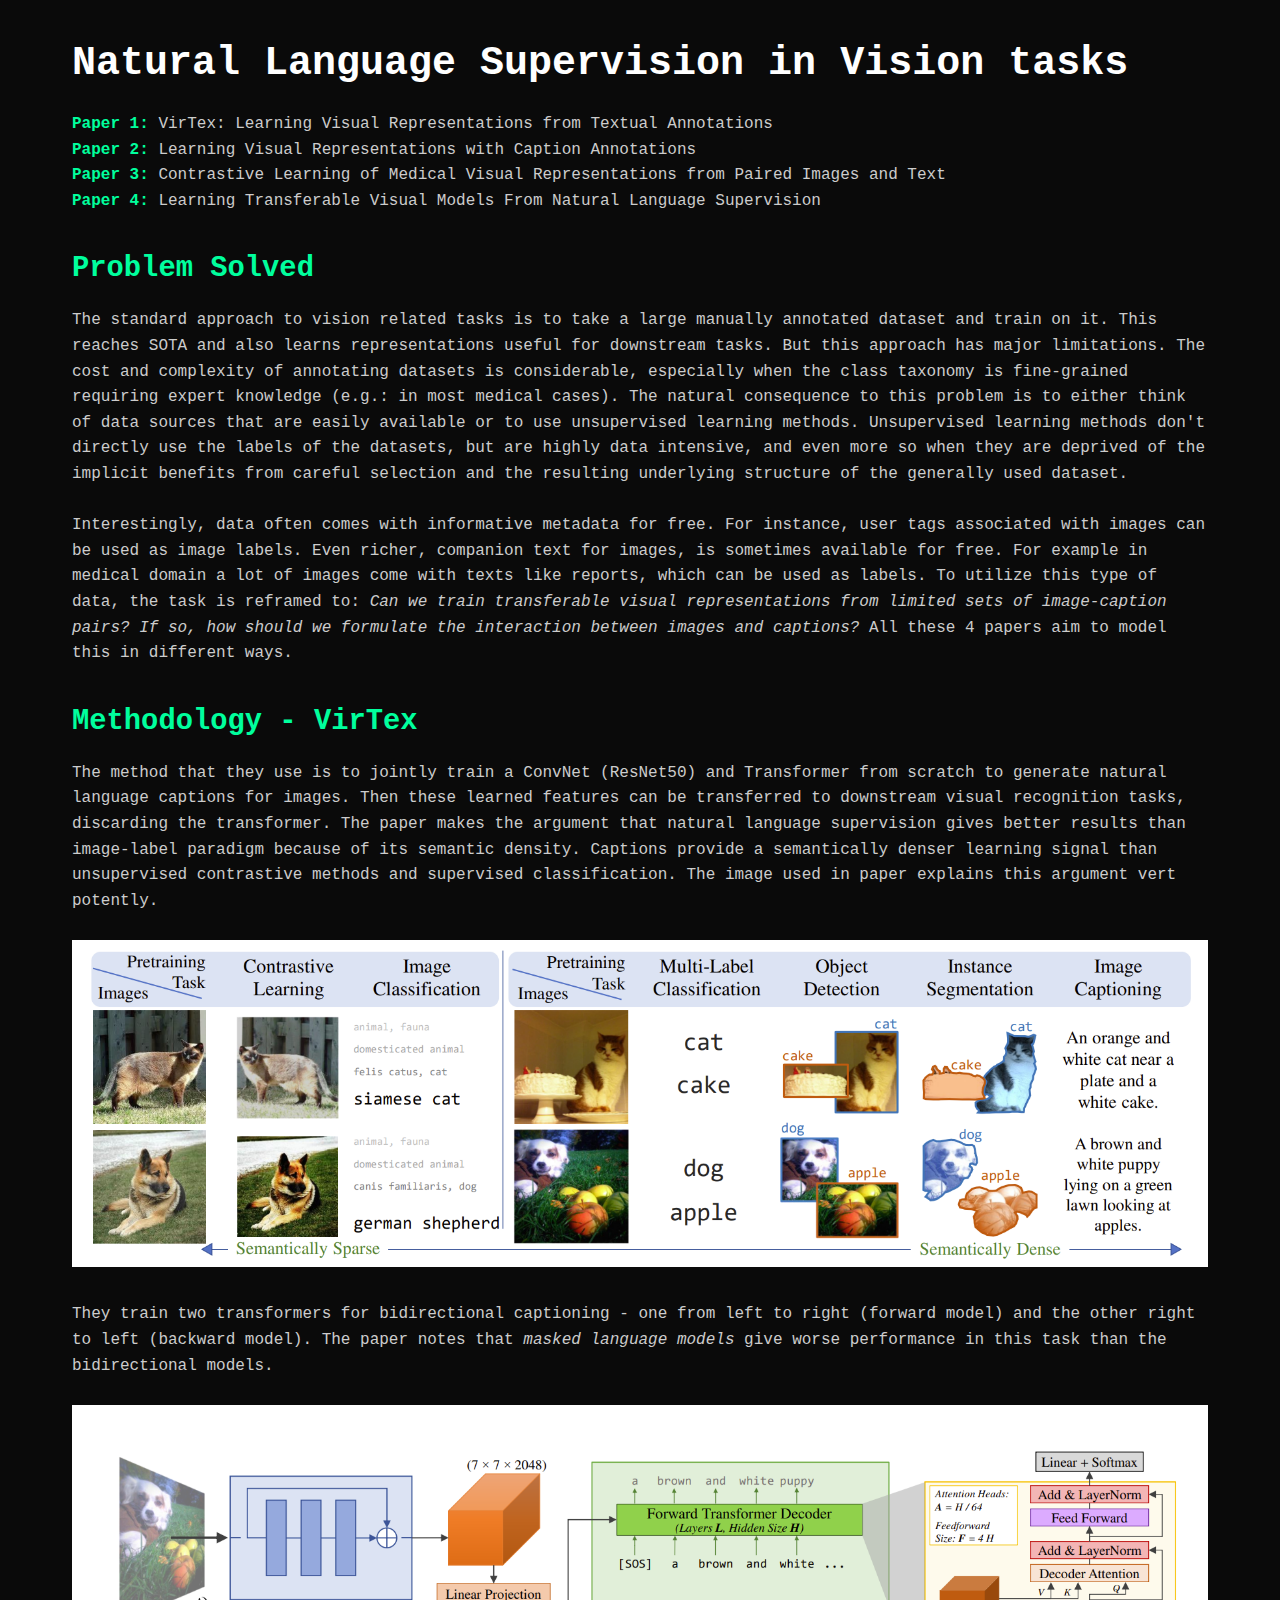
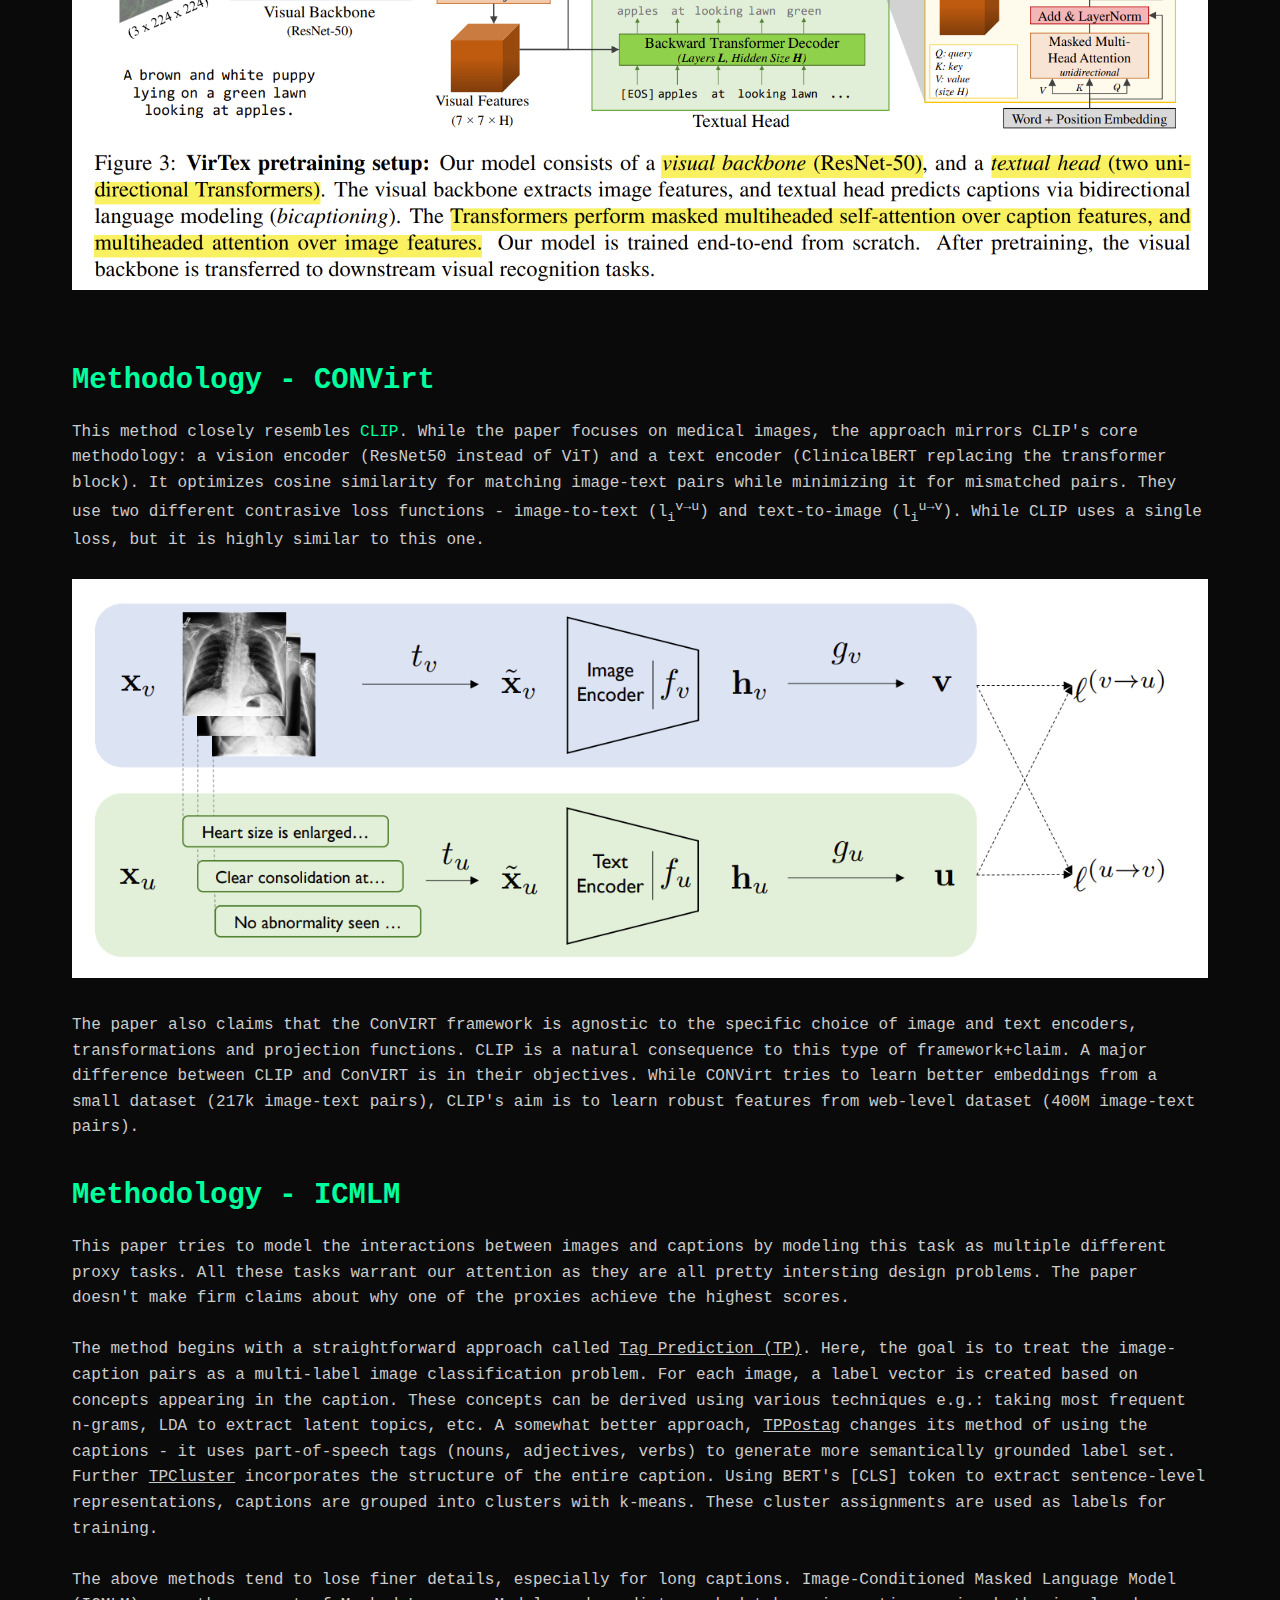
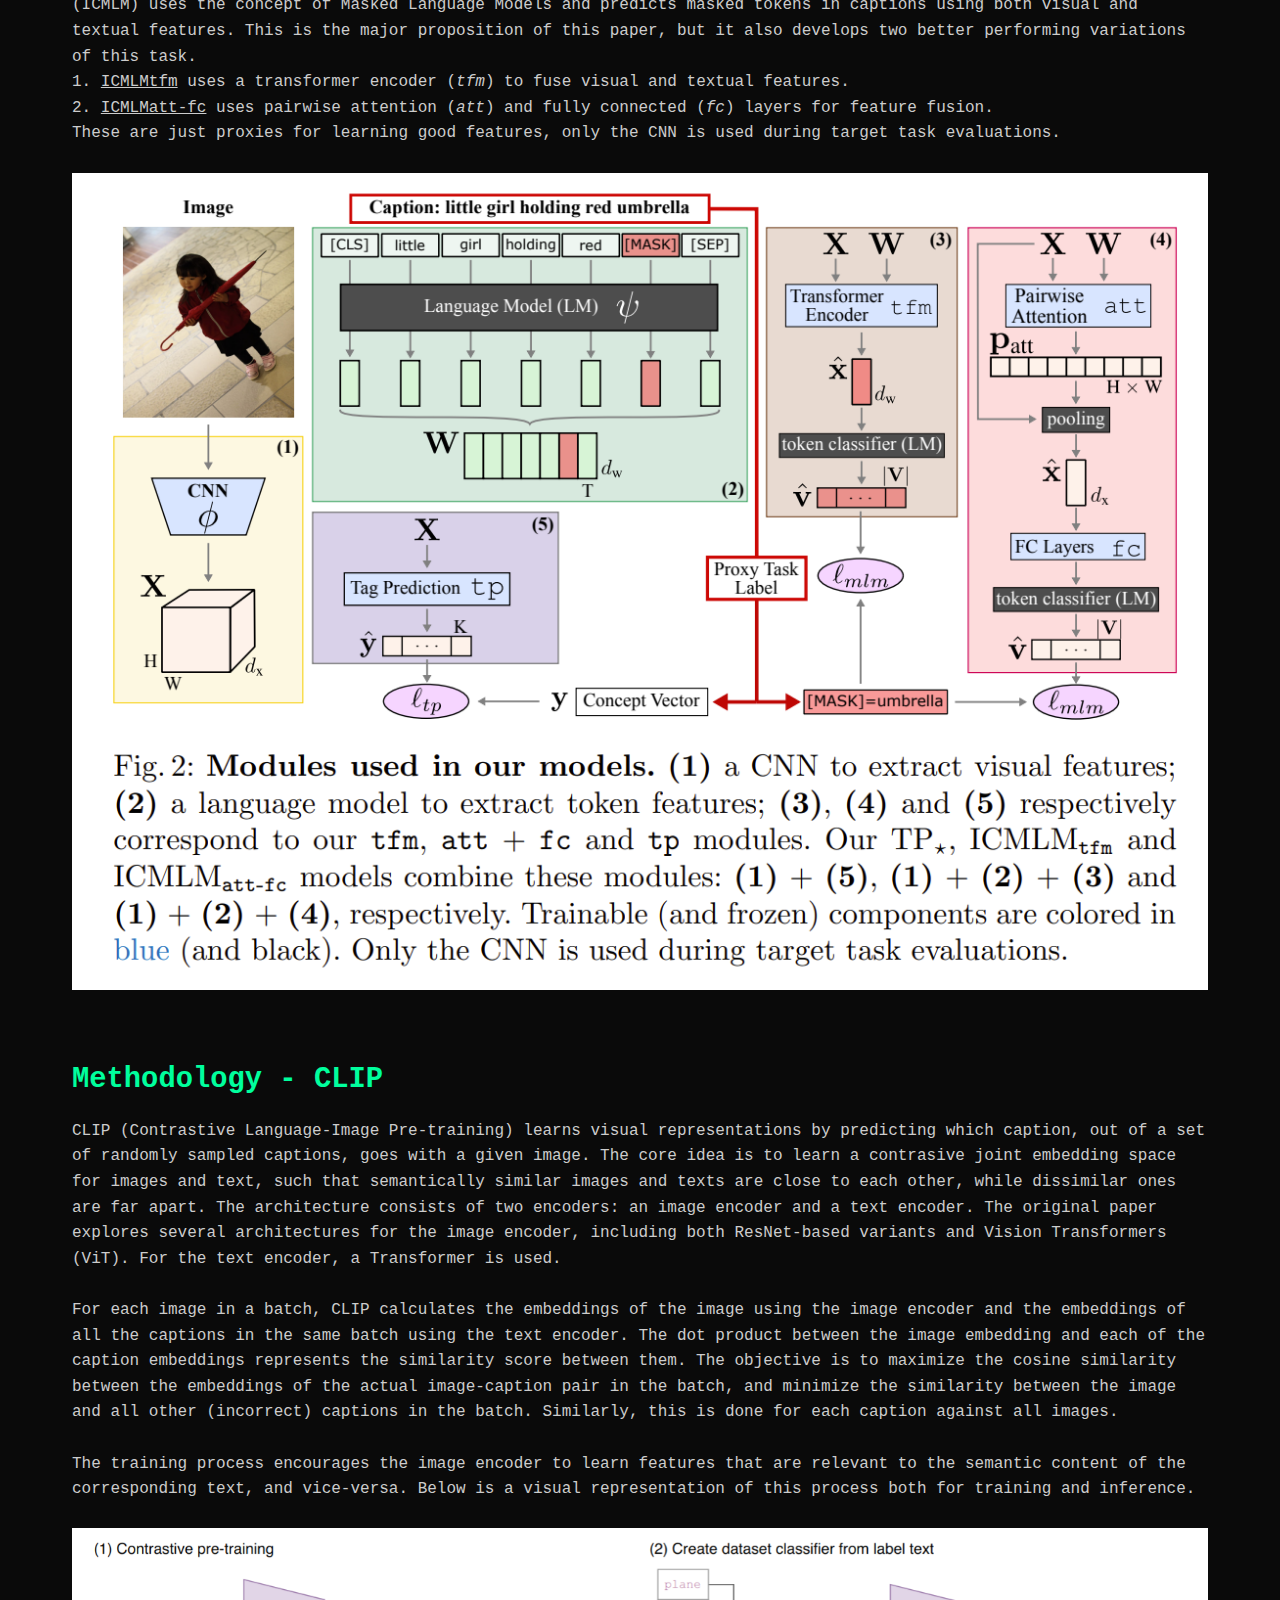
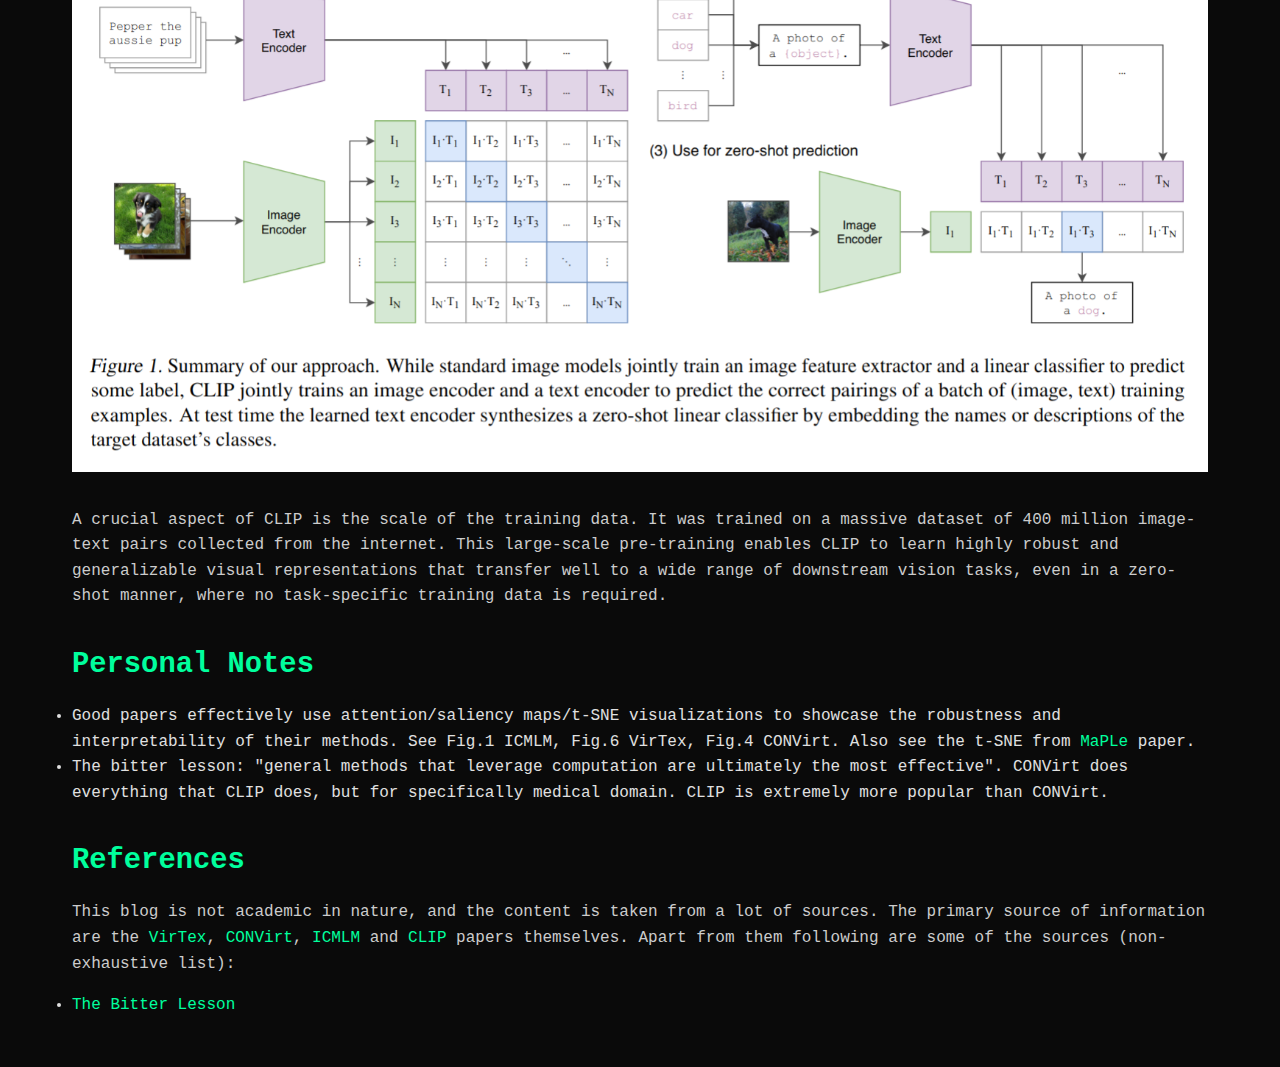
<file: papers/paper_5.html>
<!DOCTYPE html>
<html lang="en">
<head>
    <meta charset="UTF-8">
    <meta name="viewport" content="width=device-width, initial-scale=1.0">
    <title> Paper Summary - Soham</title>
    <style>
        * {
            margin: 0;
            padding: 0;
            box-sizing: border-box;
            font-family: 'Courier New', monospace;
        }

        body {
            background-color: #0a0a0a;
            color: #e0e0e0;
            line-height: 1.6;
        }

        .container {
            max-width: 1200px;
            margin: 0 auto;
            padding: 2rem;
        }

        h1, h2, h3 {
            color: #00ff9d;
        }

        h1 {
            font-size: 2.5rem;
            margin-bottom: 1rem;
        }

        h2 {
            font-size: 1.8rem;
            margin-top: 2rem;
            margin-bottom: 1rem;
        }

        h3 {
            font-size: 1.4rem;
            margin-top: 1.5rem;
            margin-bottom: 0.5rem;
        }

        p {
            margin-bottom: 1rem;
            color: #ccc;
        }

        .content-block {
            background-color: #111;
            border: 1px solid #333;
            border-radius: 8px;
            padding: 1.5rem;
            margin: 1.5rem 0;
        }

        a {
            color: #00ff9d;
            text-decoration: none;
        }

        a:hover {
            text-decoration: underline;
        }

        @media (max-width: 768px) {
            h1 {
                font-size: 2rem;
            }
        }
    </style>
</head>
<body>
    <div class="container">
        <!-- Paper Title -->
        <section>
            <h1><span style="color: #fff;"> Natural Language Supervision in Vision tasks</span></h1>
            <p><a href="papers_pdf/Desai_VirTex.pdf" target="_blank"><strong>Paper 1:</strong></a> VirTex: Learning Visual Representations from Textual Annotations<br>
            <a href="papers_pdf/ICMLM.pdf" target="_blank"><strong>Paper 2:</strong></a> Learning Visual Representations with Caption Annotations<br>
            <a href="papers_pdf/CONVirt.pdf" target="_blank"><strong>Paper 3:</strong></a> Contrastive Learning of Medical Visual Representations from Paired Images and Text<br>
            <a href="papers_pdf/CLIP.pdf" target="_blank"><strong>Paper 4:</strong></a> Learning Transferable Visual Models From Natural Language Supervision</p>

        <!-- Problem Solved -->
        <section>
            <h2>Problem Solved</h2>
            <p>
                The standard approach to vision related tasks is to take a large manually annotated dataset and train on it. This reaches SOTA and also learns representations useful for downstream tasks. But this approach has major
                limitations. The cost and complexity of annotating datasets is considerable, especially when the class taxonomy is fine-grained requiring expert knowledge (e.g.: in most medical cases). The natural consequence to this problem
                is to either think of data sources that are easily available or to use unsupervised learning methods. Unsupervised learning methods don't directly use the labels of the datasets,
                but are highly data intensive, and even more so when they are deprived of the implicit benefits from careful selection and the resulting underlying structure of the generally used dataset.</br></br>
                 
                Interestingly, data often comes with informative metadata for free. For instance, user tags associated with images can be used as image labels. Even richer, companion text for images, is sometimes available for free. For example
                in medical domain a lot of images come with texts like reports, which can be used as labels.
                To utilize this type of data, the task is reframed to: <i>Can we train transferable visual representations from limited sets
                of image-caption pairs? If so, how should we formulate the interaction between images and captions?</i> All these 4 papers aim to model this in different ways.
            </p>
        </section>

        <!-- Methodology -->
        <section>
            <h2>Methodology - VirTex</h2>
            <p>
                The method that they use is to jointly train a ConvNet (ResNet50) and Transformer from scratch to generate natural language captions for images. Then these learned
                features can be transferred to downstream visual recognition tasks, discarding the transformer. The paper makes the argument that natural language supervision gives better results than image-label paradigm
                because of its semantic density. Captions provide a semantically denser learning signal than unsupervised contrastive methods and supervised classification.
                The image used in paper explains this argument vert potently.</br></br>
                
                <img src="assets/paper_5/semantic_density.png" alt="Semantic density in various types of labels" style="max-width: 100%; height: auto;"></br></br>

                They train two transformers for bidirectional captioning - one from left to right (forward model) and the other right to left (backward model).
                The paper notes that <i>masked language models</i> give worse performance in this task than the bidirectional models. </br></br>

                <img src="assets/paper_5/VirTex_architecture.png" alt="VirTex architecture" style="max-width: 100%; height: auto;"></br></br>   

            </p>
        </section>
        <section>   
            <h2>Methodology - CONVirt</h2>
            <p>
                This method closely resembles <a href="https://openai.com/index/clip/" target="_blank">CLIP</a>. While the paper focuses on medical images, the approach mirrors CLIP's core methodology:
                a vision encoder (ResNet50 instead of ViT) and a text encoder (ClinicalBERT replacing the transformer block). It optimizes cosine similarity for matching image-text pairs while minimizing
                it for mismatched pairs. They use two different contrasive loss functions - image-to-text (l<sub>i</sub><sup>v→u</sup>) and text-to-image (l<sub>i</sub><sup>u→v</sup>). While CLIP uses a
                single loss, but it is highly similar to this one.</br></br>
                
                
                <img src="assets/paper_5/CONVirt_architecture.png" alt="CONVirt architecture" style="max-width: 100%; height: auto;"></br></br>

                The paper also claims that the ConVIRT framework is agnostic to the specific choice of image and text encoders, transformations and projection functions. CLIP is a natural consequence to this type of framework+claim.
                A major difference between CLIP and ConVIRT is in their objectives. While CONVirt tries to learn better embeddings from a small dataset (217k image-text pairs), CLIP's aim is to learn robust features from web-level dataset (400M image-text pairs).

            </p>
        </section>

        <section>
            <h2>Methodology - ICMLM</h2>
            <p>
                This paper tries to model the interactions between images and captions by modeling this task as multiple different proxy tasks. All these tasks warrant our attention as they are all pretty intersting design problems.
                The paper doesn't make firm claims about why one of the proxies achieve the highest scores.<br><br>

                The method begins with a straightforward approach called <u>Tag Prediction (TP)</u>. Here, the goal is to treat the image-caption pairs as a multi-label image classification problem. For each image, a label vector is created
                based on concepts appearing in the caption. These concepts can be derived using various techniques e.g.: taking most frequent n-grams, LDA to extract latent topics, etc.
                A somewhat better approach, <u>TPPostag</u> changes its method of using the captions - it uses part-of-speech tags (nouns, adjectives, verbs) to generate more semantically grounded label set.<br>

                Further <u>TPCluster</u> incorporates the structure of the entire caption. Using BERT's [CLS] token to extract sentence-level representations, captions are grouped into clusters with k-means. These cluster assignments are used
                as labels for training.<br><br>

                The above methods tend to lose finer details, especially for long captions. Image-Conditioned Masked Language Model (ICMLM) uses the concept of Masked Language Models and predicts masked tokens in captions using both visual and textual features.
                This is the major proposition of this paper, but it also develops two better performing variations of this task.<br>

                1. <u>ICMLMtfm</u> uses a transformer encoder (<i>tfm</i>) to fuse visual and textual features.<br>
                2. <u>ICMLMatt-fc</u> uses pairwise attention (<i>att</i>) and fully connected (<i>fc</i>) layers for feature fusion.<br>
                These are just proxies for learning good features, only the CNN is used during target task evaluations.<br><br>

                <img src="assets/paper_5/ICMLM_architecture.png" alt="ICMLM architecture" style="max-width: 100%; height: auto;"></br></br>

            </p>
        </section>

        <section>
            <h2>Methodology - CLIP</h2>
            <p>
                CLIP (Contrastive Language-Image Pre-training) learns visual representations by predicting which caption, out of a set of randomly sampled captions, goes with a given image. The core idea is to learn a  contrasive joint embedding space
                for images and text, such that semantically similar images and texts are close to each other, while dissimilar ones are far apart. The architecture consists of two encoders: an image encoder and a text encoder. The original paper
                explores several architectures for the image encoder, including both ResNet-based variants and Vision Transformers (ViT). For the text encoder, a Transformer is used.<br><br>

                For each image in a batch, CLIP calculates the embeddings of the image using the image encoder and the embeddings of all the captions in the same batch using the text encoder.
                The dot product between the image embedding and each of the caption embeddings represents the similarity score between them. The objective is to maximize the cosine similarity
                between the embeddings of the actual image-caption pair in the batch, and minimize the similarity between the image and all other (incorrect) captions in the batch. Similarly,
                this is done for each caption against all images.<br><br>

                The training process encourages the image encoder to learn features that are relevant to the semantic content of the
                corresponding text, and vice-versa. Below is a visual representation of this process both for training and inference.<br><br>

                <img src="assets/paper_5/CLIP_architecture.png" alt="CLIP architecture" style="max-width: 100%; height: auto;"></br></br>

                A crucial aspect of CLIP is the scale of the training data. It was trained on a massive dataset of 400 million image-text pairs collected from the internet. This large-scale pre-training enables CLIP to learn highly robust and generalizable visual representations that transfer well to a wide range of downstream vision tasks, even in a zero-shot manner, where no task-specific training data is required.
            </p>
        </section>
        <!-- Personal Notes -->
        <section>
            <h2>Personal Notes</h2>
            <p>
                <ul>
                    <li>Good papers effectively use attention/saliency maps/t-SNE visualizations to showcase the robustness and interpretability of their methods. See Fig.1 ICMLM, Fig.6 VirTex, Fig.4 CONVirt. Also see the t-SNE from <a href="https://arxiv.org/abs/2210.03117" target="_blank">MaPLe</a> paper.</li>
                    <li>The bitter lesson: "general methods that leverage computation are ultimately the most effective". CONVirt does everything that CLIP does, but for specifically medical domain. CLIP is extremely more popular than CONVirt.</li>
                </ul>
            </p>
        </section>

        <!-- References -->
        <section>
            <h2>References</h2>
            <p>
                This blog is not academic in nature, and the content is taken from a lot of sources. The primary source of information are the <a href="papers_pdf/Desai_VirTex.pdf" target="_blank"> VirTex</a>, <a href="papers_pdf/CONVirt.pdf" target="_blank"> CONVirt</a>, <a href="papers_pdf/ICMLM.pdf" target="_blank"> ICMLM</a> and <a href="papers_pdf/CLIP.pdf" target="_blank"> CLIP</a> papers themselves.
                Apart from them following are some of the sources (non-exhaustive list):
                <ul>
                    <li><a href="http://www.incompleteideas.net/IncIdeas/BitterLesson.html" target="_blank"> The Bitter Lesson</a></li>
                    
                </p>
        </section>
    </div>
</body>
</html>
</file>
<file: styles/main.css>
:root {
  --primary-color: #58a6ff;
  --text-color: #c9d1d9;
  --bg-color: #0d1117;
  --secondary-bg: #161b22;
  --border-color: #30363d;
  --header-color: #f0f0f0;
}

body {
  font-family: 'Inter', -apple-system, BlinkMacSystemFont, sans-serif;
  line-height: 1.6;
  color: var(--text-color);
  background: var(--bg-color);
  transition: background-color 0.3s, color 0.3s;
  margin: 0; /* Reset default body margin */
}

/* Homepage Specific Styles (using .home class on body if needed, otherwise general styles will apply) */
body.home {
  padding: 2rem; /* Add padding for homepage */
}

.wrapper {
  max-width: 720px;
  margin: 0 auto; /* Center homepage content */
  padding: 2rem; /* Default padding for wrapper, can be overridden */
}

header {
  margin-bottom: 4rem;
  text-align: center;
}

header.header-blog { /* Header on blog page */
  margin-bottom: 2rem; /* Less margin for blog header */
  text-align: left; /* Left align blog header */
}

h1 {
  font-size: 2.5rem;
  font-weight: 600;
  margin-bottom: 1rem;
  letter-spacing: -0.025em;
  color: var(--header-color);
}

h2 {
  font-size: 1.5rem;
  font-weight: 500;
  margin: 2.5rem 0 1.5rem;
  letter-spacing: -0.025em;
  color: var(--header-color);
}

nav {
  margin: 2rem 0;
  padding: 1rem 0;
  border-top: 1px solid var(--border-color);
  border-bottom: 1px solid var(--border-color);
  text-align: center; /* Center nav links on homepage */
}

nav.nav-blog { /* Navigation on blog page */
  display: flex;
  justify-content: space-between;
  align-items: center;
  text-align: left; /* Left align nav items on blog page */
}

.nav-blog .logo a {
  font-size: 1.5rem;
  font-weight: 600;
  color: var(--header-color);
  text-decoration: none;
}

.nav-blog #menu {
  list-style: none;
  padding: 0;
  margin: 0;
  display: flex;
}

.nav-blog #menu li {
  margin-left: 2rem;
}

.nav-blog #menu a {
  text-decoration: none;
  color: var(--text-color);
  font-weight: 500;
  transition: color 0.2s ease;
}

.nav-blog #menu a:hover,
.nav-blog #menu a.active {
  color: var(--primary-color);
}


nav a {
  margin: 0 1rem;
  text-decoration: none;
  color: var(--primary-color);
  font-weight: 500;
  transition: all 0.2s ease;
  position: relative;
  display: inline-block; /* Ensure consistent link behavior */
}

nav a::after {
  content: '';
  position: absolute;
  width: 0;
  height: 2px;
  bottom: -4px;
  left: 0;
  background-color: var(--primary-color);
  transition: width 0.3s ease;
}

nav a:hover::after {
  width: 100%;
}

.card-list {
  list-style: none;
  padding: 0;
  margin: 0;
}

.card-list li {
  margin-bottom: 1rem;
  padding: 1.25rem;
  background: var(--secondary-bg);
  border-radius: 0.5rem;
  border: 1px solid var(--border-color);
  transition: all 0.3s ease;
}

.card-list li:hover {
  transform: translateX(0.5rem) translateY(-2px);
  box-shadow: 0 4px 12px rgba(0, 0, 0, 0.1);
  border-color: var(--primary-color);
}

.card-list a {
  color: var(--text-color);
  text-decoration: none;
  display: flex;
  justify-content: space-between;
  align-items: center;
}

.card-list small {
  color: var(--primary-color);
  font-size: 0.875rem;
  font-weight: 500;
  padding-left: 1rem;
}

section.section-blog { /* Section on blog page */
  margin-bottom: 3rem;
}

section.section-blog h3 {
  font-size: 1.75rem;
  font-weight: 500;
  margin-bottom: 1rem;
  color: var(--header-color);
}

section.section-blog h2 {
  font-size: 2rem;
  font-weight: 600;
  margin-bottom: 1.5rem;
  color: var(--header-color);
}

.content-block ul {
  list-style: disc;
  padding-left: 1.5rem;
}

.content-block li {
  margin-bottom: 0.5rem;
}

.content-block a {
  color: var(--primary-color); /* Adjust link color if needed */
  text-decoration: none;
}

.content-block a:hover {
  text-decoration: underline;
}

.dialogue-block {
  background-color: var(--secondary-bg);
  border: 1px solid var(--border-color);
  border-radius: 0.5rem;
  padding: 1rem;
  margin: 1rem 0;
}

.dialogue-speaker {
  font-weight: bold;
  color: var(--primary-color);
}


footer {
  margin-top: 4rem;
  padding-top: 2rem;
  border-top: 1px solid var(--border-color);
  text-align: center;
  font-size: 0.875rem;
  color: var(--text-color);
  opacity: 0.8;
}

.footer-blog { /* Footer on blog page - if different styling is needed */
  padding: 2rem;
  border-top: 1px solid var(--border-color);
  text-align: center;
  font-size: 0.875rem;
  color: var(--text-color);
  opacity: 0.8;
  margin-top: auto; /* Push footer to bottom on blog pages if main content is short */
}

.top-link {
  position: fixed;
  bottom: 1rem;
  right: 1rem;
  background-color: var(--secondary-bg);
  color: var(--text-color);
  border: 1px solid var(--border-color);
  border-radius: 0.25rem;
  padding: 0.5rem 0.75rem;
  text-decoration: none;
  opacity: 0.8;
  transition: all 0.2s ease;
}

.top-link:hover {
  background-color: var(--primary-color);
  color: var(--bg-color);
  opacity: 1;
  border-color: var(--primary-color);
}


@media (max-width: 640px) {
  body.home .wrapper, /* Apply wrapper padding on small screens for homepage */
  body.home {
      padding: 1rem;
  }

  .wrapper { /* Adjust wrapper padding for small screens generally */
      padding: 1rem;
  }

  h1 {
      font-size: 2rem;
  }

  nav {
      margin: 1rem 0; /* Reduce nav margin on small screens */
  }

  nav a {
      display: block;
      margin: 0.5rem 0;
  }

  .card-list li:hover {
      transform: translateX(0.25rem) translateY(-1px);
  }

  /* Blog page responsive adjustments */
  body.list {
      padding: 1rem;
  }

  .header.header-blog {
      padding: 0.5rem 1rem;
      text-align: center; /* Center blog header on small screens */
  }

  .nav-blog {
      flex-direction: column;
      align-items: center; /* Center nav items on small screens */
      text-align: center; /* Center nav text on small screens */
  }

  .nav-blog #menu {
      flex-direction: column;
      margin-top: 1rem;
  }

  .nav-blog #menu li {
      margin-left: 0;
      margin-bottom: 0.5rem;
  }

  .main {
      padding: 1rem;
  }

  section.section-blog h3 {
      font-size: 1.5rem;
  }
  section.section-blog h2 {
      font-size: 1.8rem;
  }

  .post-content {
      padding: 0; /* Adjust padding for smaller screens if needed */
  }

  .footer-blog,
  footer {
      padding: 1rem;
  }

  .top-link {
      bottom: 0.5rem;
      right: 0.5rem;
  }


  /* Profile header section */
  .profile-info {
    text-align: center;
    margin: 1.5rem 0;
  }

  /* School/Education */
  .education {
    font-size: 1.1rem;
    color: var(--text-color);
    margin-bottom: 1.25rem;
  }

  /* Professional interests container */
  .professional {
    font-size: 1rem;
    color: var(--primary-color);
    margin-bottom: 0.75rem;
    padding: 0.5rem 1rem;
    background: var(--secondary-bg);
    border-radius: 0.5rem;
    display: inline-block;
    border: 1px solid var(--border-color);
    transition: all 0.3s ease;
  }

  .professional:hover {
    transform: translateY(-2px);
    box-shadow: 0 4px 12px rgba(0, 0, 0, 0.1);
    border-color: var(--primary-color);
  }

  /* Personal interests */
  .personal {
    font-size: 0.9rem;
    color: var(--text-color);
    opacity: 0.8;
  }

  /* Separator dots between items */
  .separator {
    margin: 0 0.5rem;
    opacity: 0.5;
  }

  /* Responsive adjustments */
  @media (max-width: 640px) {
    .professional {
        padding: 0.4rem 0.8rem;
        font-size: 0.95rem;
    }
    
    .personal {
        font-size: 0.85rem;
    }
  }

}
</file>
<file: style.css>
/* Minimal Retro-Futuristic System Dashboard Theme */
:root {
    /* Minimal Retro Color Palette */
    --bg-color: #000000; /* Pure black */
    --text-primary: #ffffff; /* Clean white */
    --text-secondary: #aaaaaa; /* Subtle gray */
    --border-color: #444444; /* Thin grid lines */
    --link-color: var(--text-primary);
    --tag-bg: #000000;
    --tag-text: var(--text-secondary);
    --code-bg: #000000;
    --blockquote-bg: #000000;
}

* {
    box-sizing: border-box;
    margin: 0;
    padding: 0;
}

html {
    scroll-behavior: smooth;
}

body {
    font-family: 'Courier New', monospace;
    line-height: 1.6;
    color: var(--text-primary);
    background-color: var(--bg-color);
    display: flex;
    justify-content: center;
    padding: 1.5rem 1rem;
    font-size: 16px;
}

/* Wrapper for consistent width and centering */
.content-wrapper {
    width: 100%;
    max-width: 900px;
    padding: 1.5rem;
    background-color: var(--bg-color);
}

/* --- Header (Main Site Header on Index) --- */
header#site-header {
    text-align: left;
    margin-bottom: 1.5rem;
    padding-bottom: 1rem;
    border-bottom: 1px solid var(--border-color);
}

header#site-header h1 {
    font-size: 1.8rem;
    font-weight: 700;
    margin-bottom: 0.5rem;
    color: var(--text-primary);
    letter-spacing: 1px;
    text-transform: uppercase;
}

.profile-info {
    color: var(--text-secondary);
    margin-bottom: 1rem;
    font-size: 0.9rem;
    line-height: 1.4;
}

.profile-info > div {
    margin: 0.1rem 0;
}

.profile-info .professional {
    color: var(--text-primary);
    font-weight: 500;
}

/* --- Navigation --- */
nav {
    display: flex;
    justify-content: flex-start;
    flex-wrap: wrap;
    gap: 0.3rem 1rem;
    margin-top: 1rem;
}

nav a {
    text-decoration: none;
    color: var(--text-primary);
    font-weight: 500;
    padding: 0.2rem 0.4rem;
    border: 1px solid var(--border-color);
    transition: all 0.1s ease-in-out;
    font-size: 0.85rem;
    text-transform: uppercase;
}

nav a:hover,
nav a:focus {
    color: var(--bg-color);
    background-color: var(--text-primary);
    outline: none;
}

/* --- General Content Styling --- */
section {
    margin-top: 2rem;
    border-top: 1px solid var(--border-color);
    padding-top: 1.5rem;
}

/* Specific header for content pages (Paper/Blog) */
header.page-header {
    margin-bottom: 2rem;
    padding-bottom: 1rem;
    border-bottom: 1px solid var(--border-color);
}

header.page-header h1 {
    font-size: 1.6rem;
    font-weight: 700;
    margin-bottom: 0.5rem;
    color: var(--text-primary);
    letter-spacing: 1px;
    text-transform: uppercase;
}

.page-meta {
    font-size: 0.85rem;
    color: var(--text-secondary);
    margin-bottom: 0.5rem;
}
.page-meta span { margin-right: 1em;}
.page-meta small { margin-right: 0em; }

/* Back link for sub-pages */
.back-link {
    display: inline-block;
    margin-bottom: 1rem;
    font-size: 0.85rem;
    color: var(--text-primary);
    text-decoration: none;
    font-weight: 500;
    border: 1px solid var(--border-color);
    padding: 0.2rem 0.4rem;
    transition: all 0.1s ease-in-out;
    text-transform: uppercase;
}
.back-link:hover {
    color: var(--bg-color);
    background-color: var(--text-primary);
}

/* Headings */
/* Headings */
h1, h2, h3, h4, h5, h6 {
    color: var(--text-primary);
    margin-top: 1.2em;
    margin-bottom: 0.6em;
    line-height: 1.3;
    text-transform: uppercase;
    font-weight: 700;
}

h2 {
    font-size: 1.3rem;
    border-bottom: 1px solid var(--border-color);
    padding-bottom: 0.2rem;
}

h3 {
    font-size: 1.15rem;
}

h4 {
    font-size: 1rem;
}

/* Paragraphs and Links */
p {
    margin-bottom: 0.8rem;
}

a {
    color: var(--text-primary);
    text-decoration: none;
    transition: all 0.1s ease-in-out;
}

a:hover,
a:focus {
    color: var(--bg-color);
    background-color: var(--text-primary);
    outline: none;
}

/* Lists */
ul, ol {
    margin-bottom: 0.8rem;
    padding-left: 1.2rem;
}

li {
    margin-bottom: 0.3rem;
}

/* Card List (Used on Home Page) */
.card-list {
    list-style-type: none;
    padding-left: 0;
}

.card-list li {
    margin-bottom: 0.8rem;
    padding: 0.3rem 0;
    border: 1px solid var(--border-color);
    padding: 0.4rem;
}

.card-list li:last-child {
    margin-bottom: 0;
}

.card-list a {
    color: var(--text-primary);
    font-weight: 500;
    display: inline;
    margin-right: 0.3rem;
    font-size: 0.95rem;
    text-transform: uppercase;
}
.card-list a:hover {
    color: var(--bg-color);
    background-color: var(--text-primary);
}

/* Tag Styling */
small.tag {
    font-size: 0.7em;
    font-weight: 500;
    display: inline-block;
    white-space: nowrap;
    background-color: var(--tag-bg);
    color: var(--tag-text);
    padding: 0.1em 0.3em;
    border: 1px solid var(--border-color);
    vertical-align: baseline;
    margin: 0 0.1rem 0.1rem 0;
    line-height: 1.3;
    text-decoration: none;
    text-transform: uppercase;
}
.page-meta small.tag {
    margin-left: 0.2rem;
}

/* Project Item Styling (Home Page) */
.project-item .project-title {
    font-weight: 600;
    color: var(--text-primary);
    font-size: 0.95rem;
    margin-bottom: 0.2rem;
    text-transform: uppercase;
}

.project-item .project-title a {
    font-weight: inherit;
    font-size: inherit;
    color: inherit;
    margin-right: 0;
}
.project-item .project-title a:hover {
    color: var(--bg-color);
    background-color: var(--text-primary);
}

.project-item .project-description {
    font-size: 0.85rem;
    color: var(--text-secondary);
    line-height: 1.4;
    margin-bottom: 0.3rem;
}

.card-list li.project-item {
    margin-bottom: 0.8rem;
}

/* --- Content Elements (for Paper/Blog) --- */

/* Images */
img {
    max-width: 100%;
    height: auto;
    display: block;
    margin: 1rem auto;
    border: 1px solid var(--border-color);
}

/* Blockquotes */
blockquote {
    border-left: 2px solid var(--border-color);
    margin: 1rem 0;
    padding: 0.6rem 1rem;
    background-color: var(--blockquote-bg);
    color: var(--text-secondary);
    font-style: normal;
}

blockquote p {
    margin-bottom: 0.3rem;
}
blockquote p:last-child {
    margin-bottom: 0;
}

blockquote footer {
    margin-top: 0.5rem;
    font-style: normal;
    font-size: 0.85em;
    color: var(--text-secondary);
    font-weight: 500;
}
blockquote footer::before {
    content: "// ";
}

/* Code */
code {
    font-family: "Courier New", monospace;
    font-size: 0.85em;
    background-color: var(--code-bg);
    padding: 0.1em 0.3em;
    border: 1px solid var(--border-color);
    color: var(--text-primary);
}

pre code {
    display: block;
    padding: 0.8rem;
    overflow-x: auto;
    line-height: 1.4;
}
pre { 
    margin-bottom: 0.8rem; 
}

/* Dialogue Block Styling (Blog) */
.dialogue-block {
    margin: 1rem 0;
    padding: 0.8rem;
    border: 1px solid var(--border-color);
    background-color: var(--blockquote-bg);
}

.dialogue-block p {
    margin-bottom: 0.5rem;
}

.dialogue-block p:last-child {
    margin-bottom: 0;
}

.dialogue-speaker {
    font-weight: 600;
    color: var(--text-primary);
    margin-right: 0.3em;
}

/* Superscript Links (References) */
sup {
    line-height: 0;
    vertical-align: super;
    font-size: 0.7em;
}
sup a {
    text-decoration: none;
    padding: 0 0.1em;
    color: var(--text-primary);
}
sup a:hover {
    color: var(--bg-color);
    background-color: var(--text-primary);
}

/* --- Footer --- */
footer#site-footer {
    margin-top: 2rem;
    text-align: left;
    font-size: 0.8rem;
    color: var(--text-secondary);
    padding-top: 1rem;
    border-top: 1px solid var(--border-color);
}

footer#site-footer a {
    color: var(--text-primary);
    text-decoration: none;
    font-weight: 500;
}

footer#site-footer a:hover {
    color: var(--bg-color);
    background-color: var(--text-primary);
}

/* --- Paper Summary Specific Styles --- */
.container {
    max-width: 1200px;
    margin: 0 auto;
    padding: 1.5rem;
}

.content-block {
    background-color: var(--blockquote-bg);
    border: 1px solid var(--border-color);
    padding: 1rem;
    margin: 1rem 0;
}

/* --- Responsive Adjustments --- */
@media (max-width: 600px) {
    body {
        padding: 1rem 0.5rem;
        font-size: 15px;
    }
    .content-wrapper {
        padding: 1rem;
    }
    header#site-header h1 {
        font-size: 1.5rem;
    }
    header.page-header h1 {
        font-size: 1.3rem;
    }
    h2 {
        font-size: 1.15rem;
    }
    h3 {
        font-size: 1.05rem;
    }
    nav {
        gap: 0.2rem 0.8rem;
    }
    blockquote {
        padding: 0.5rem 0.8rem;
    }
    .dialogue-block {
        padding: 0.6rem;
    }
}
</file>
